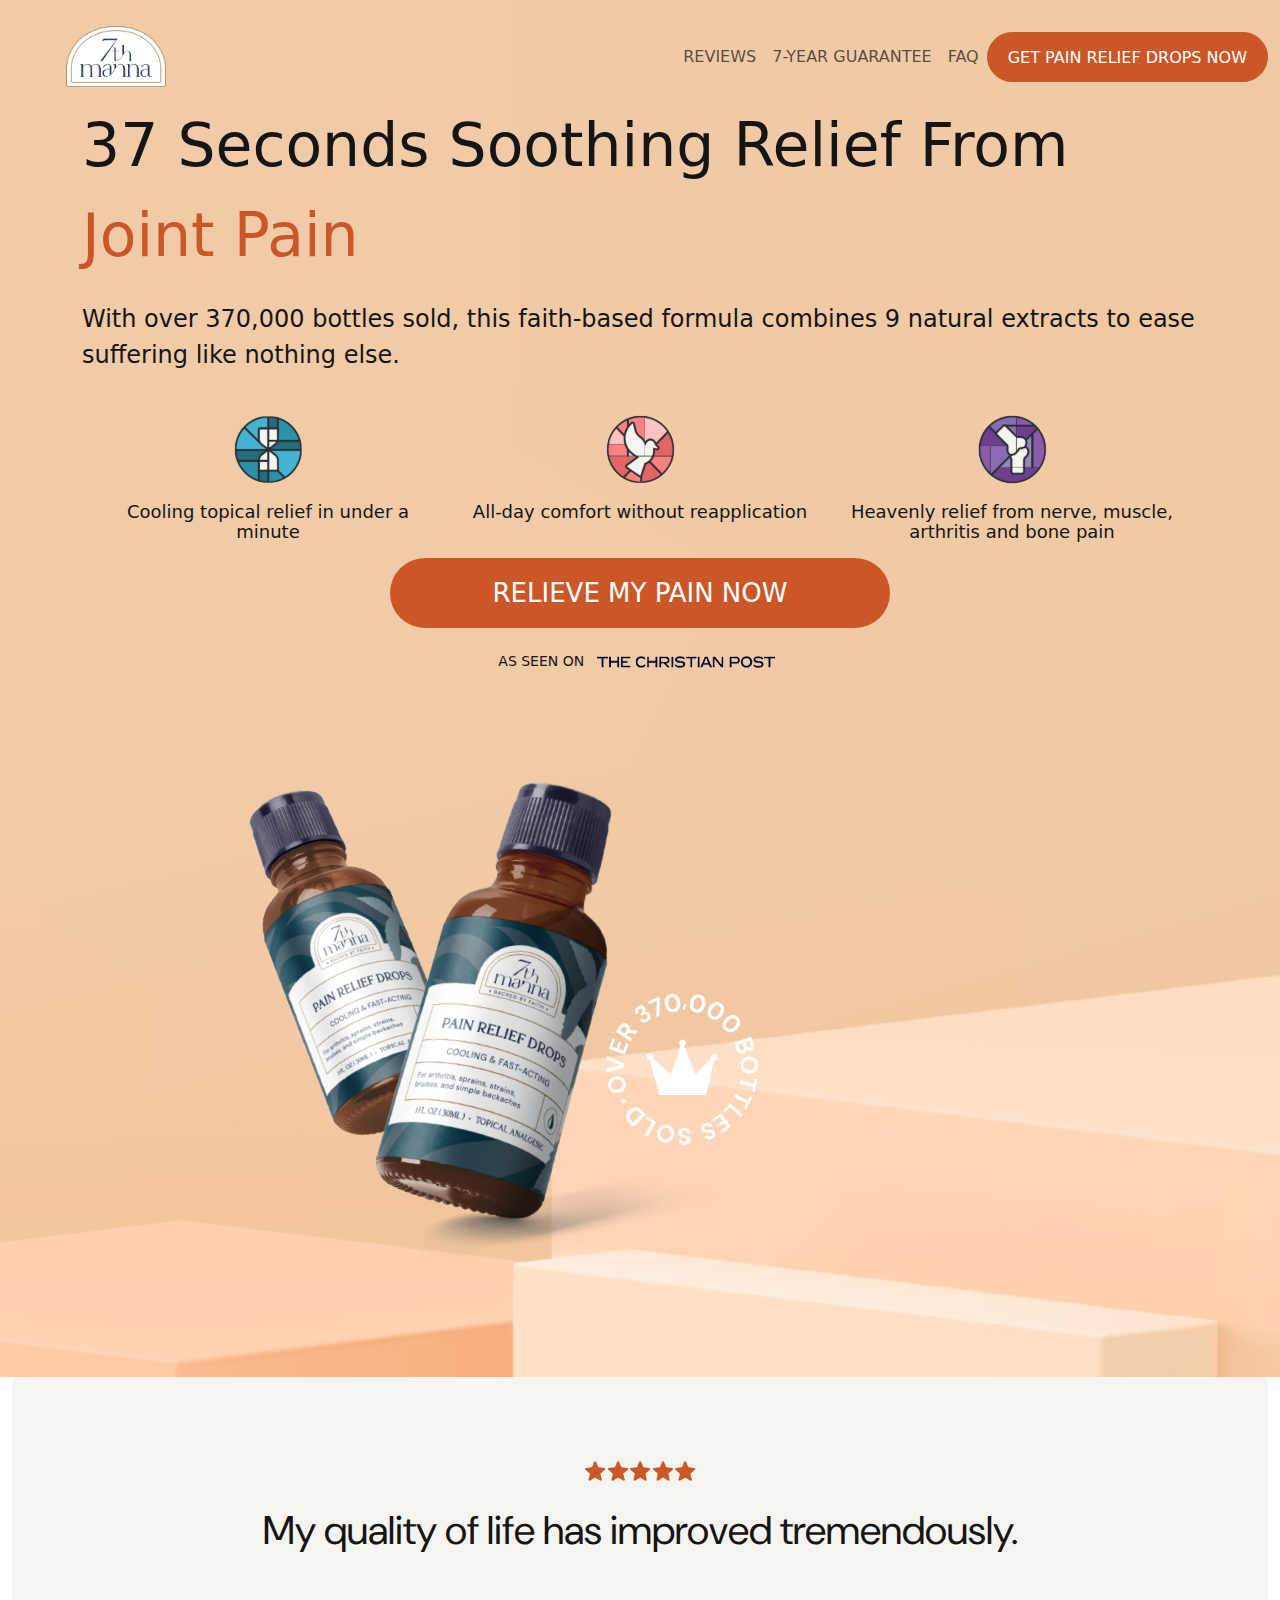
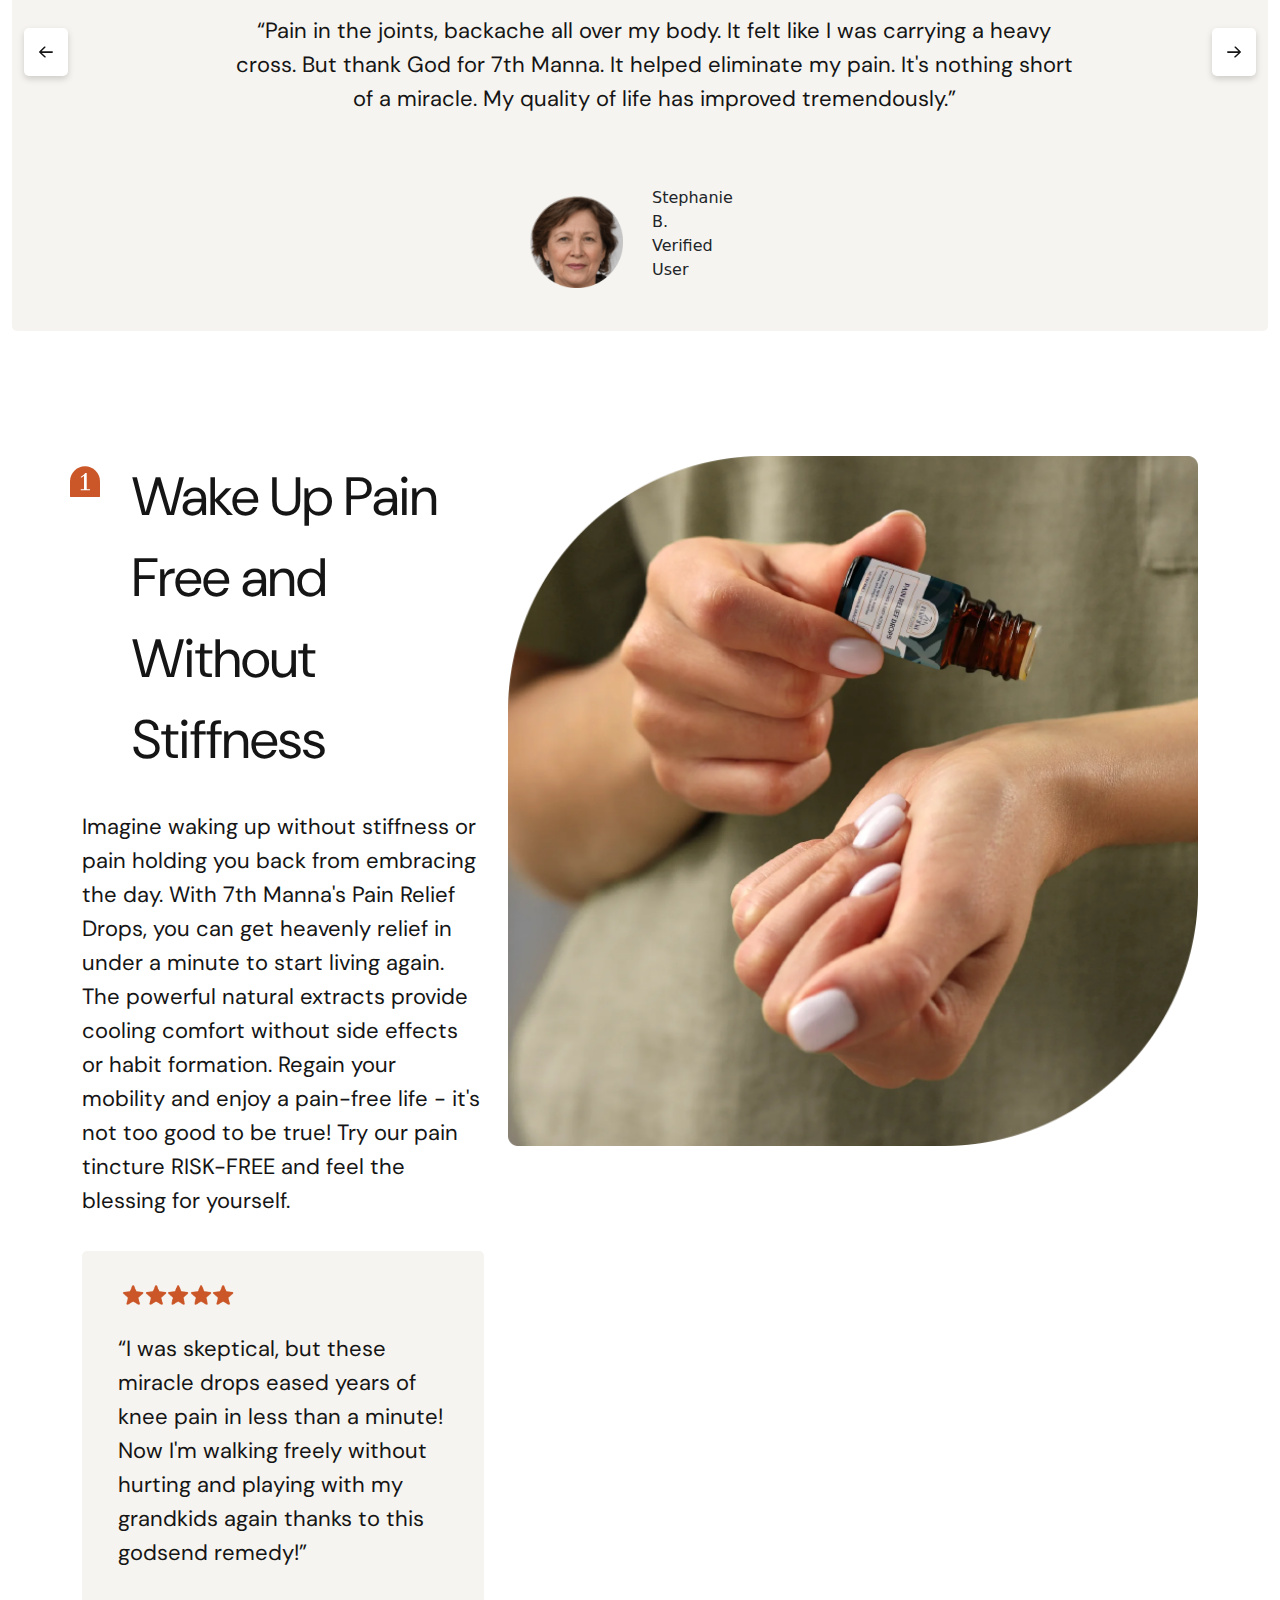
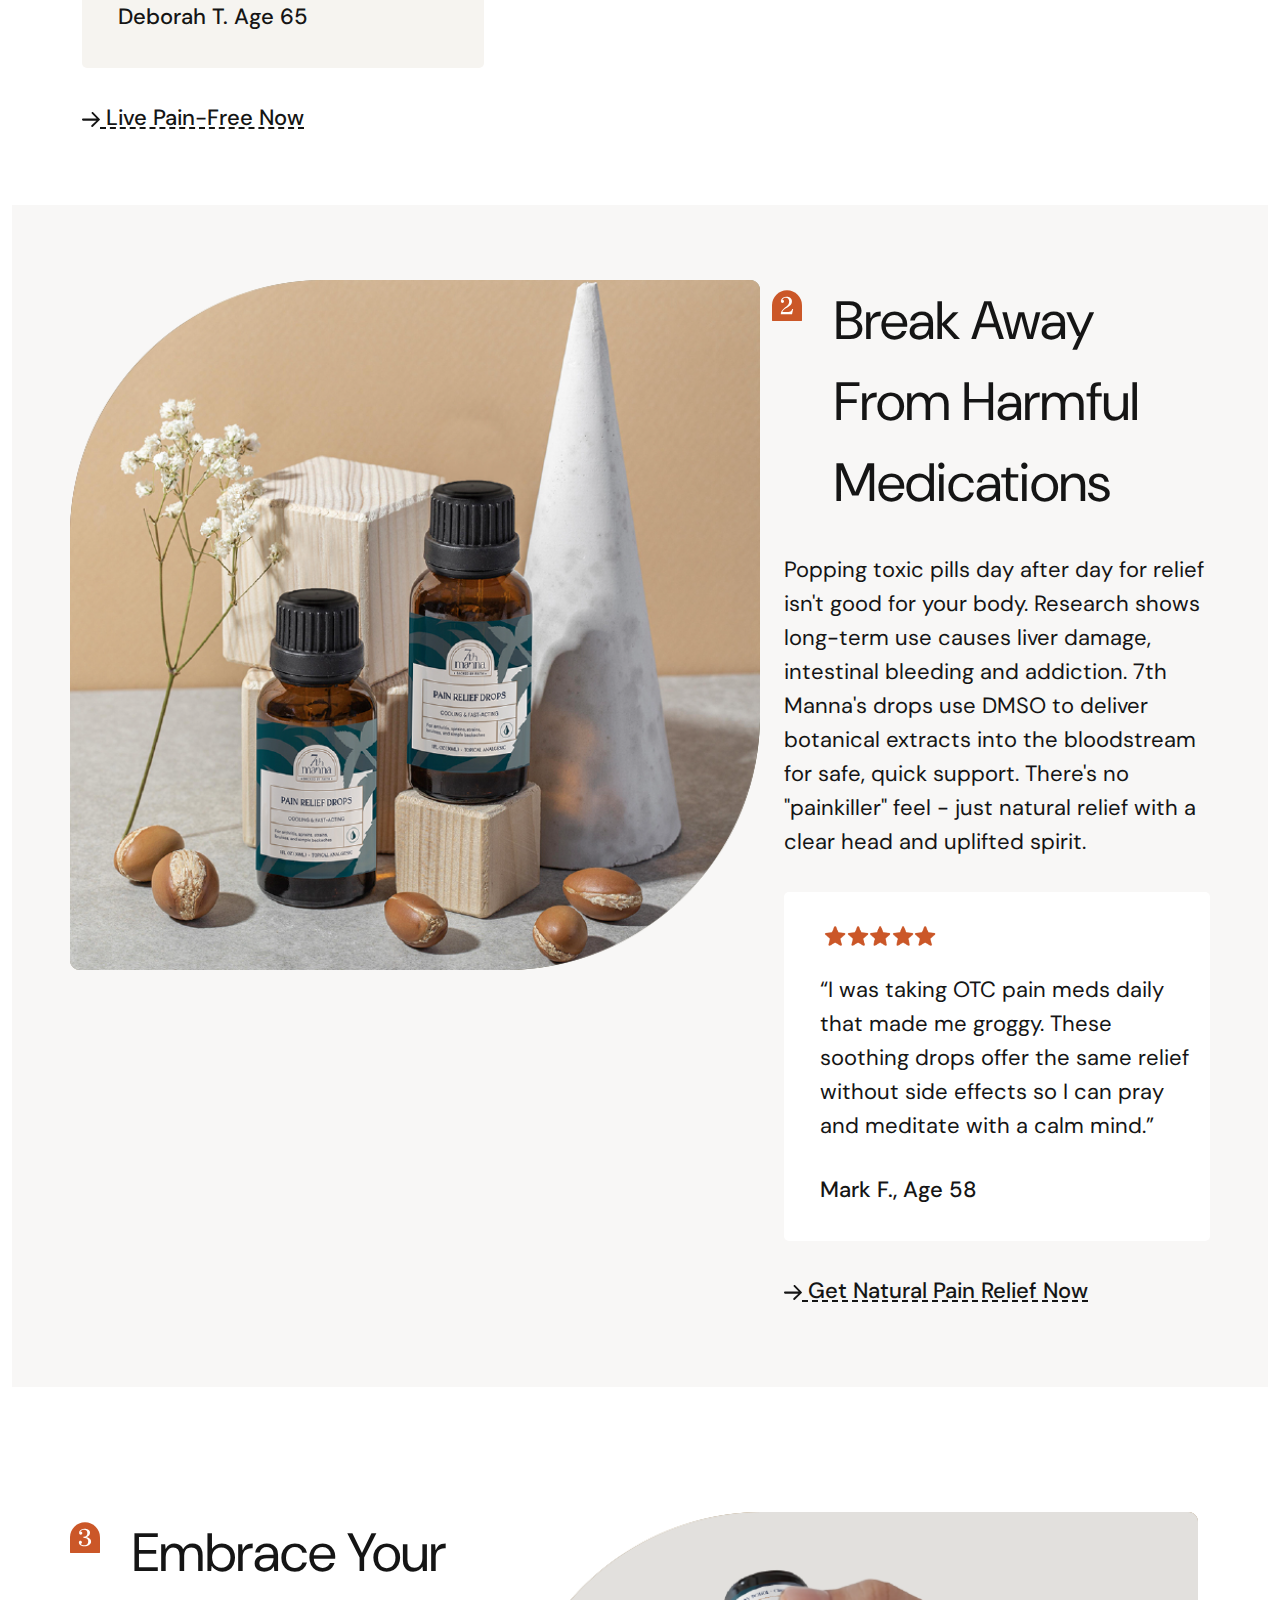
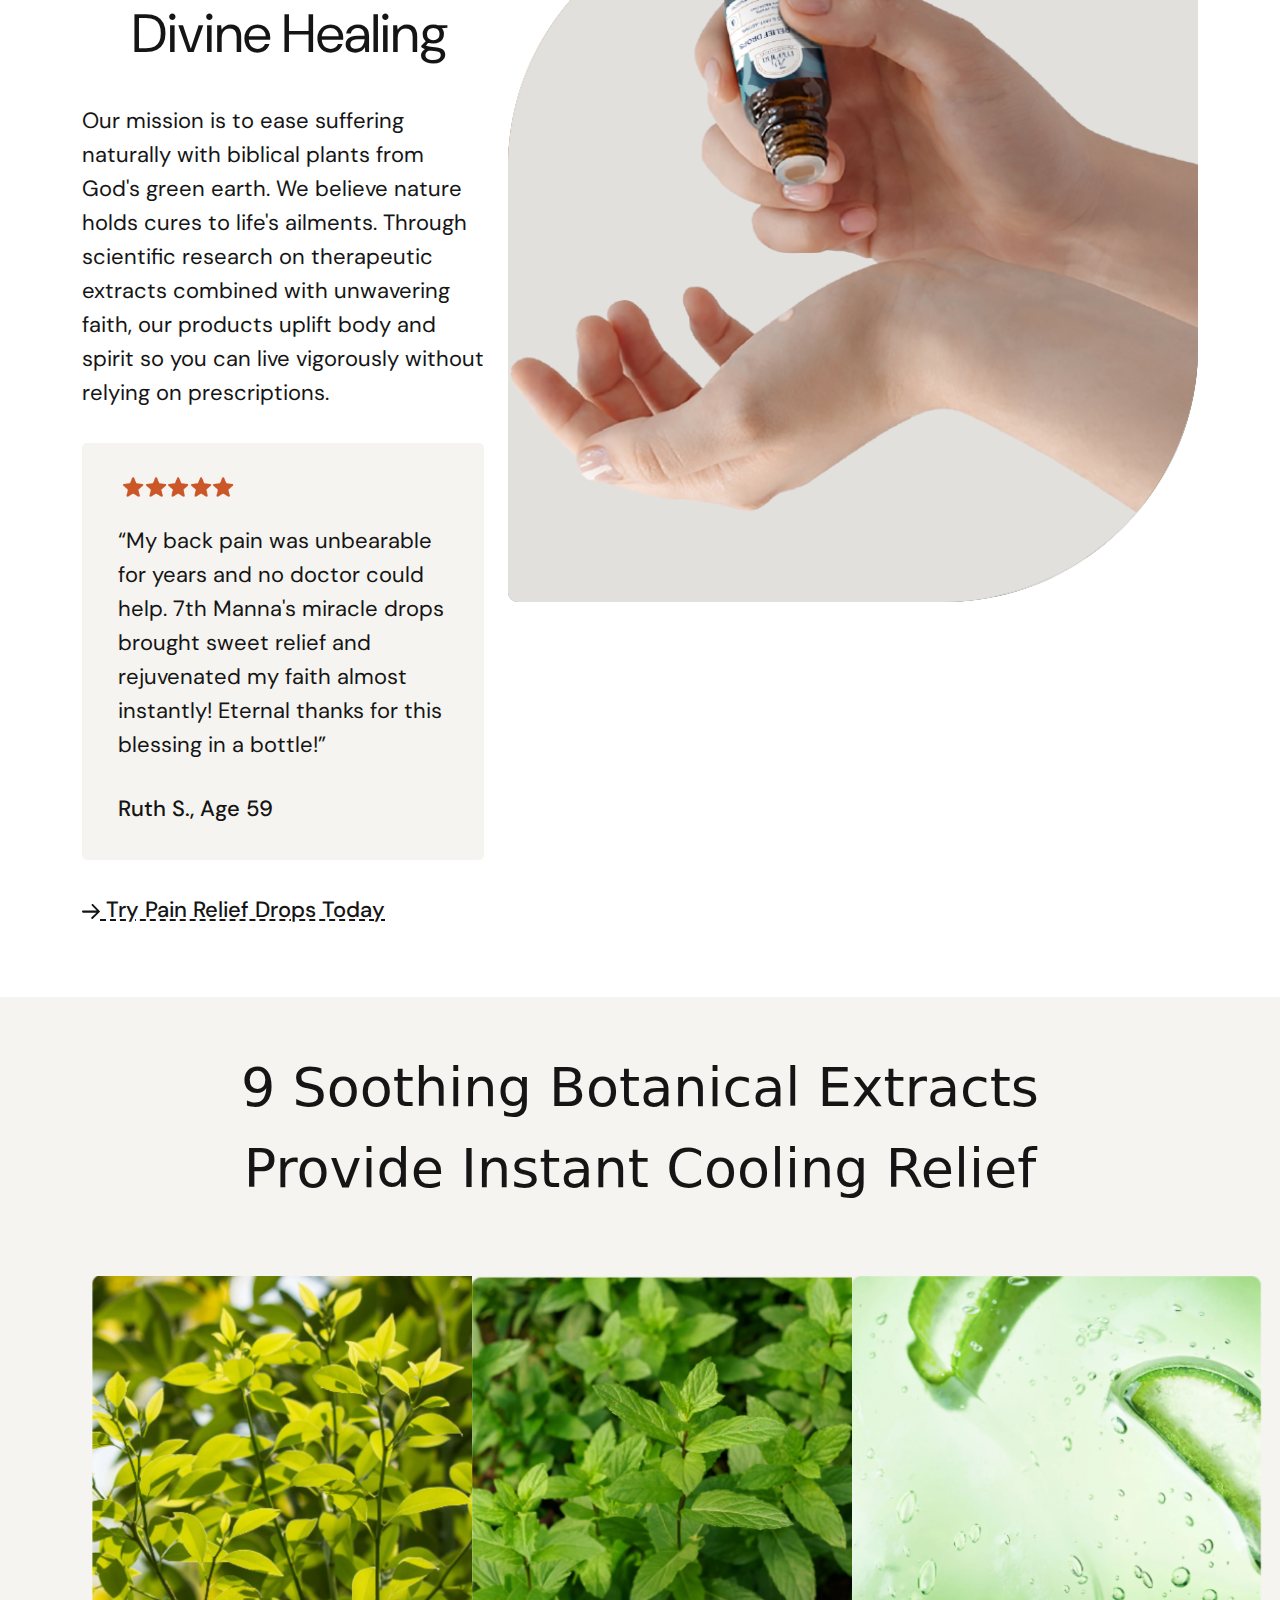
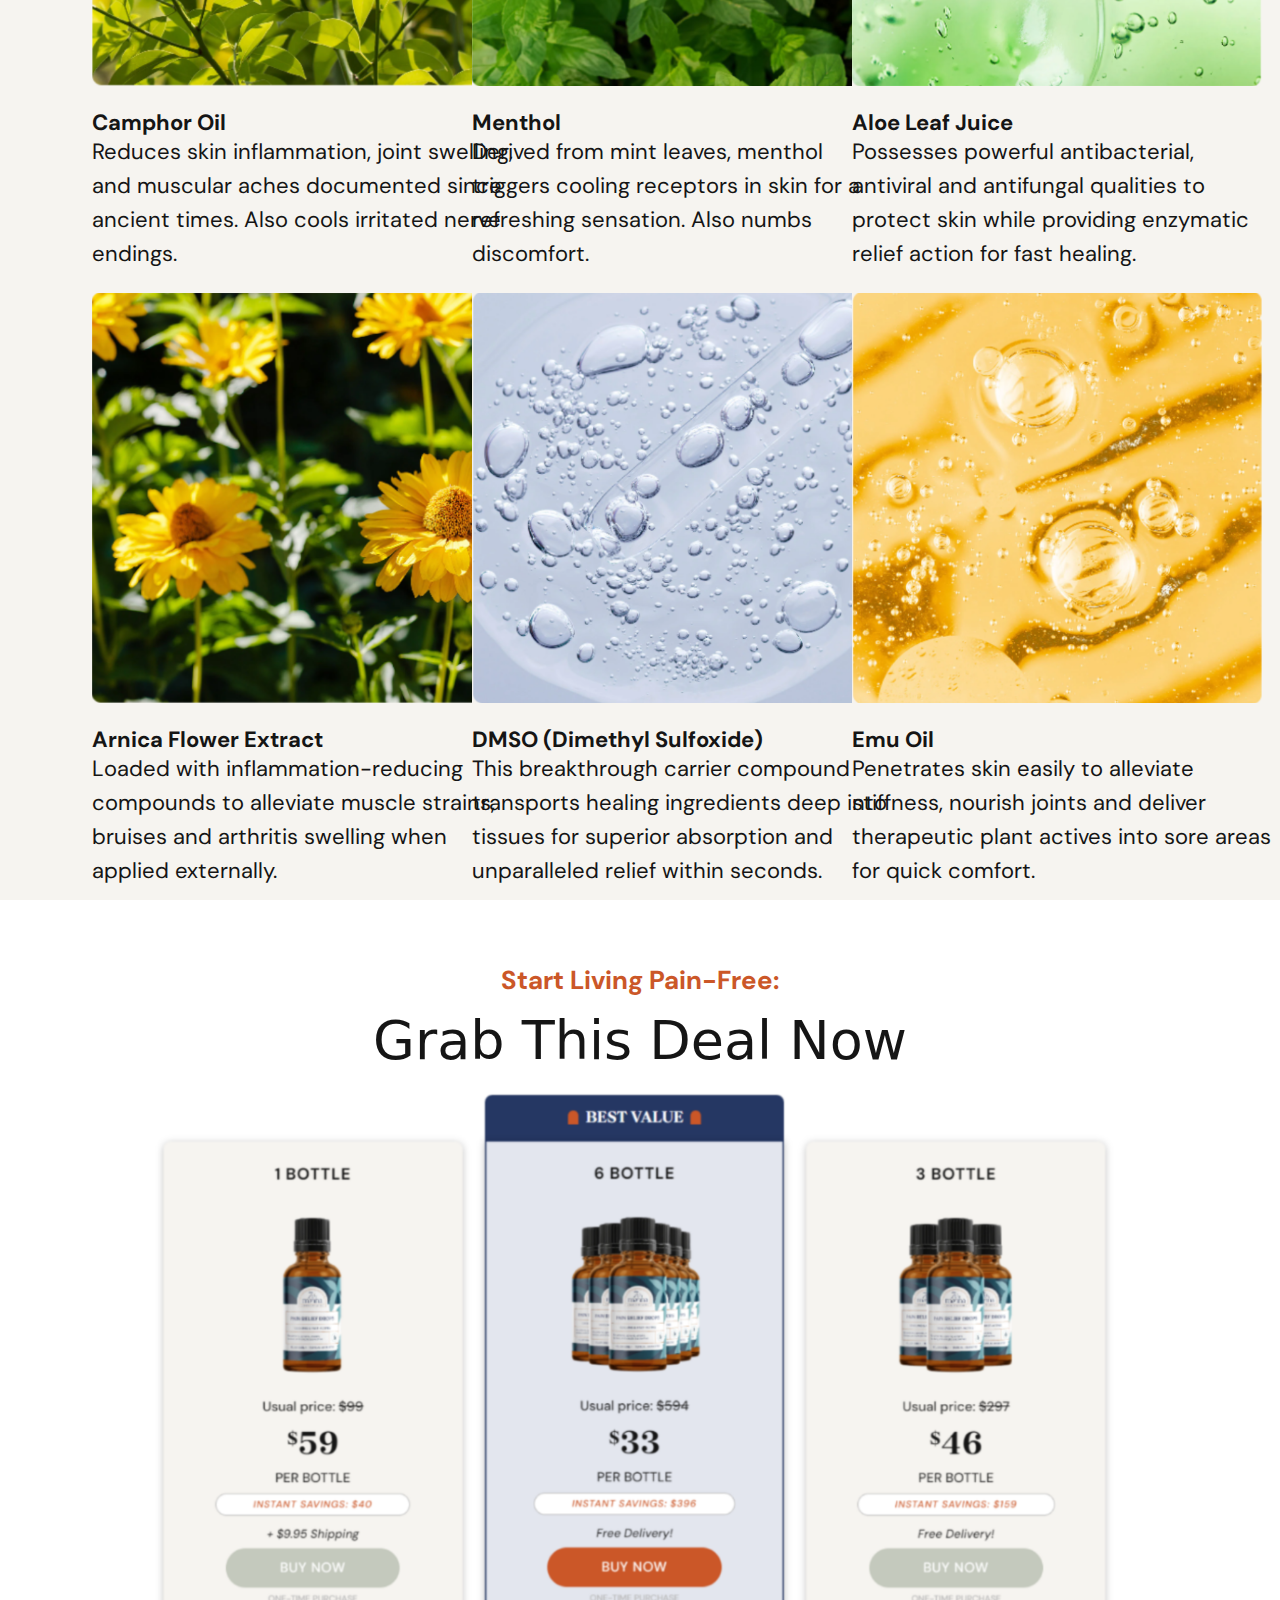
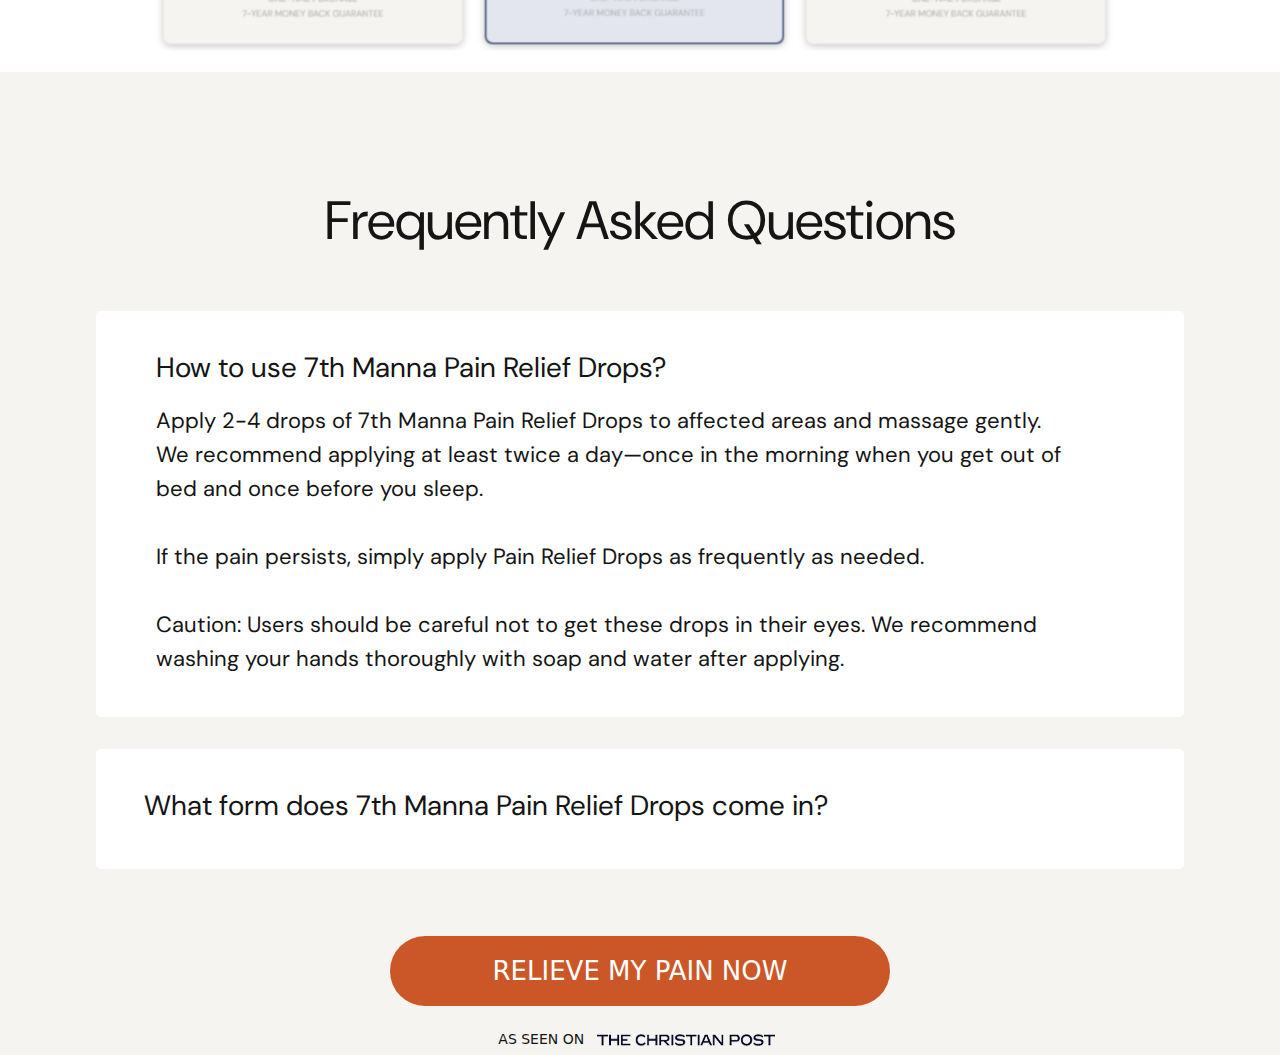
<file: index.html>
<!DOCTYPE html>
	<html>
	<head>
		<!-- Mobile Responsive Meta Tag -->
		<meta charset="UTF-8">
		<meta name="viewport" content="width=device-width, initial-scale=1">

		<title>Test Web Truegenics</title>

		<!-- Bootstrap Link -->
		<link href="https://cdn.jsdelivr.net/npm/bootstrap@5.3.3/dist/css/bootstrap.min.css" rel="stylesheet" integrity="sha384-QWTKZyjpPEjISv5WaRU9OFeRpok6YctnYmDr5pNlyT2bRjXh0JMhjY6hW+ALEwIH" crossorigin="anonymous">

		<!-- Custom CSS -->
		<link rel="stylesheet" type="text/css" href="./index.css">

		<!-- google font -->

			<!-- DM sans -->
			<link rel="preconnect" href="https://fonts.googleapis.com">
			<link rel="preconnect" href="https://fonts.gstatic.com" crossorigin>
			<link href="https://fonts.googleapis.com/css2?family=Brygada+1918:ital,wght@0,400..700;1,400..700&family=DM+Sans:ital,opsz,wght@0,9..40,100..1000;1,9..40,100..1000&display=swap" rel="stylesheet">
		

	</head>
	<body>

		<!-- LANDING -->

		<div id="landing" class="container-fluid">

			<nav id="navbar" class="navbar navbar-expand-lg navbar-light">
				<button class="navbar-toggler" type="button" data-bs-toggle="collapse" data-bs-target="#navbarNav" aria-controls="navbarNav" aria-expanded="false" aria-label="Toggle navigation">
					<span class="navbar-toggler-icon"></span>
				</button>
				<a class="navbar-brand mx-auto" href="#">
					<img src="./export/7th Manna Logo.png" alt="7th Manna Logo" class="navbar-logo">
				</a>
				<div class="collapse navbar-collapse justify-content-end" id="navbarNav">
					<ul class="navbar-nav">
						<li class="nav-item active">
							<a class="nav-link" href="#reviews">REVIEWS</a>
						</li>
						<li class="nav-item">
							<a class="nav-link" href="#guarantee">7-YEAR GUARANTEE</a>
						</li>
						<li class="nav-item">
							<a class="nav-link" href="#faq">FAQ</a>
						</li>
					</ul>
				</div>
				<a id="getnow" class="nav-link" href="#getnow">
					<span class="d-none d-lg-inline">GET PAIN RELIEF DROPS NOW</span>
					<span class="d-lg-none">GET IT NOW</span>
				</a>
			</nav>

			<div class="container">
				<div class="row">
					<div class="col">
						<div class="landing-header">
							37 Seconds Soothing Relief From <span class="highlight">Joint Pain</span>
						</div>

						<div class="landing-caption mt-21">
							With over 370,000 bottles sold, this faith-based formula combines 9 natural extracts to ease suffering like nothing else.
						</div>

						<div class="container landing-image">
							<div class="row">
								<div class="col">
									<div class="d-flex flex-column align-items-center justify-content-center">
										<img src="./images/17.png" class="img">
										<p class="caption1">Cooling topical relief in under a minute</p>
									</div>
								</div>
								<div class="col">
									<div class="d-flex flex-column align-items-center justify-content-center">
										<img src="./images/18.png" class="img">
										<p class="caption1">All-day comfort without reapplication</p>
									</div>	
								</div>
								<div class="col">
									<div class="d-flex flex-column align-items-center justify-content-center">
										<img src="./images/16.png" class="img">
										<p class="caption1">Heavenly relief from nerve, muscle, arthritis and bone pain</p>
									</div>	
								</div>
							</div>
						</div>

						<div class="container-fluid">
							<div class="d-flex flex-column align-items-center justify-content-center">
								<div class="relieve align-items-center justify-content-center">
									RELIEVE MY PAIN NOW	
								</div>
								
								<div class="as-seen">
									AS SEEN ON <img src="./export/Christian-Post-Logo.png" class="as-seen-img">
								</div>
							</div>
						</div>
					</div>

					<div class="col"><img src="./export/hero-bottle.png"></div>
				</div>
			</div>	

		</div>



		<!-- REVIEWS -->

		<div class="container-fluid">
			<div id="reviews" class="container-fluid">
				<div class="d-flex flex-column align-items-center justify-content-center">
					<div class="d-flex flex-column align-items-center justify-content-center">
						<img src="./images/stars.png" class="stars">
						<p class="review-head">
							My quality of life has improved tremendously.
						</p>
					</div>
					
					<div class="row align-items-center">
						<div class="col-md-1 d-flex flex-column align-items-center justify-content-center">
							<img src="./export/cta-arrow-black.svg" class="mirror-image" alt="Mirror Image">
						</div>
						
						<div class="fullreview col">
							“Pain in the joints, backache all over my body. It felt like I was carrying a heavy cross. But thank God for 7th Manna. It helped eliminate my pain. It's nothing short of a miracle. My quality of life has improved tremendously.”
						</div>
						
						<div class="col-md-1 d-flex flex-column align-items-center justify-content-center">
							<img src="./export/cta-arrow-black.svg" class="arrow" alt="Arrow Image">
						</div>
					</div>

					<div class="row align-items-center verified-user">
						<div class="col">
							<img src="./images/19.png" class="review-img">
						</div>
						<div class="col">
							Stephanie B.
							<p>Verified User</p>
						</div>
					</div>
				</div>
			</div>
			
			<div class="container review1">
				<div class="row">
					<div class="col">
						<div class="row">
							<img src="./export/icon-no1.svg" class="icon-no1 col">

							<div class="title1 col">
								Wake Up Pain Free and Without Stiffness
							</div>
						</div>

						<div class="content1">
							Imagine waking up without stiffness or pain holding you back from embracing the day. With 7th Manna's Pain Relief Drops, you can get heavenly relief in under a minute to start living again. The powerful natural extracts provide cooling comfort without side effects or habit formation. Regain your mobility and enjoy a pain-free life - it's not too good to be true! Try our pain tincture RISK-FREE and feel the blessing for yourself.
							
						</div>

						<div class="review-stars d-flex flex-column justify-content-center">
							<img src="./images/stars.png" class="stars">
							<div class="testimonial1">
								“I was skeptical, but these miracle drops eased years of knee pain in less than a minute! Now I'm walking freely without hurting and playing with my grandkids again thanks to this godsend remedy!”
							</div>
							<div class="name1">
								Deborah T. Age 65
							</div>
						</div>

						<div>
							<span class="review-link"><img src="./export/cta-arrow-black.svg" class="review-arrow">   Live Pain-Free Now</span>
						</div>
					</div>

					<div class="col">
						<img src="./export/PRD-content1.png" class="review1-img">
					</div>
				</div>
			</div>


			<div class="container-fluid review2">
				<div class="container review22">
					<div class="row">
						<div class="col">
							<img src="./export/PRD-content2.png" class="review1-img">
						</div>
		
						<div class="col review222">
							<div class="row">
								<img src="./export/icon-no2.svg" class="icon-no1 col">
		
								<div class="title1 col">
									Break Away From Harmful Medications
								</div>
							</div>
		
							<div class="content1">
								Popping toxic pills day after day for relief isn't good for your body. Research shows long-term use causes liver damage, intestinal bleeding and addiction. 7th Manna's drops use DMSO to deliver botanical extracts into the bloodstream for safe, quick support. There's no "painkiller" feel - just natural relief with a clear head and uplifted spirit.
								
							</div>
		
							<div class="review-stars2 d-flex flex-column justify-content-center">
								<img src="./images/stars.png" class="stars">
								<div class="testimonial1">
									“I was taking OTC pain meds daily that made me groggy. These soothing drops offer the same relief without side effects so I can pray and meditate with a calm mind.”
								</div>
								<div class="name1">
									Mark F., Age 58
								</div>
							</div>
		
							<div>
								<span class="review-link"><img src="./export/cta-arrow-black.svg" class="review-arrow">   Get Natural Pain Relief Now</span>
							</div>
						</div>
		
					</div>
				</div>
			</div>


			<div class="container review1">
				<div class="row">
					<div class="col">
						<div class="row">
							<img src="./export/icon-no3.svg" class="icon-no1 col">

							<div class="title1 col">
								Embrace Your Divine Healing
							</div>
						</div>

						<div class="content1">
							Our mission is to ease suffering naturally with biblical plants from God's green earth. We believe nature holds cures to life's ailments. Through scientific research on therapeutic extracts combined with unwavering faith, our products uplift body and spirit so you can live vigorously without relying on prescriptions.
							
						</div>

						<div class="review-stars d-flex flex-column justify-content-center">
							<img src="./images/stars.png" class="stars">
							<div class="testimonial1">
								“My back pain was unbearable for years and no doctor could help. 7th Manna's miracle drops brought sweet relief and rejuvenated my faith almost instantly! Eternal thanks for this blessing in a bottle!”
							</div>
							<div class="name1">
								Ruth S., Age 59
							</div>
						</div>

						<div>
							<span class="review-link"><img src="./export/cta-arrow-black.svg" class="review-arrow">   Try Pain Relief Drops Today</span>
						</div>
					</div>

					<div class="col">
						<img src="./export/PRD-content3.png" class="review1-img">
					</div>
				</div>
			</div>


		</div>



		<!-- EXTRACTS -->
		<div class="container-fluid soothing-extracts">
			<div class="extracts-header container">
				<div class="row align-items-center justify-content-center">
					9 Soothing Botanical Extracts Provide Instant Cooling Relief
				</div>
			</div>

			<div class="container">
				<div class="row">
					<div class="col-4 se-card">
						<img src="./images/Soothing extract/1.png" class="se-img">

						<div class="se-title">
							Camphor Oil
						</div>

						<div class="se-description">
							Reduces skin inflammation, joint swelling, and muscular aches documented since ancient times. Also cools irritated nerve endings.
						</div>
					</div>

					<div class="col-4 se-card">
						<img src="./images/Soothing extract/2.png" class="se-img">

						<div class="se-title">
							Menthol
						</div>

						<div class="se-description">
							Derived from mint leaves, menthol triggers cooling receptors in skin for a refreshing sensation. Also numbs discomfort.
						</div>
					</div>

					<div class="col-4 se-card">
						<img src="./images/Soothing extract/3.png" class="se-img">

						<div class="se-title">
							Aloe Leaf Juice
						</div>

						<div class="se-description">
							Possesses powerful antibacterial, antiviral and antifungal qualities to protect skin while providing enzymatic relief action for fast healing.
						</div>
					</div>
				</div>

				<div class="row">
					<div class="col-4 se-card">
						<img src="./images/Soothing extract/4.png" class="se-img">

						<div class="se-title">
							Arnica Flower Extract
						</div>

						<div class="se-description">
							Loaded with inflammation-reducing compounds to alleviate muscle strains, bruises and arthritis swelling when applied externally.
						</div>
					</div>

					<div class="col-4 se-card">
						<img src="./images/Soothing extract/5.png" class="se-img">

						<div class="se-title">
							DMSO (Dimethyl Sulfoxide)
						</div>

						<div class="se-description">
							This breakthrough carrier compound transports healing ingredients deep into tissues for superior absorption and unparalleled relief within seconds.
						</div>
					</div>

					<div class="col-4 se-card">
						<img src="./images/Soothing extract/6.png" class="se-img">

						<div class="se-title">
							Emu Oil
						</div>

						<div class="se-description">
							Penetrates skin easily to alleviate stiffness, nourish joints and deliver therapeutic plant actives into sore areas for quick comfort.
						</div>
					</div>
				</div>
			</div>
		</div>

		<!-- GUARANTEE -->
		<div id="guarantee" class="container-fluid guarantee-class">
			<div class="d-flex flex-column align-items-center justify-content-center">
				<div class="guarantee-title1">
					Start Living Pain-Free:
				</div>
				<div class="guarantee-title2">
					Grab This Deal Now
				</div>

				<div>
					<img src="./images/Soothing extract/7.png" class="guarantee-img">
				</div>
			</div>
		</div>

		<!-- FAQ -->
		<div id="faq" class="container-fluid faq-class">
			<div class="d-flex flex-column align-items-center justify-content-center">
				<div class="faq-title">
					Frequently Asked Questions
				</div>

				<div class="container faq1">
					<div class="row">
						<div class="d-flex flex-column q1">
							How to use 7th Manna Pain Relief Drops?
						</div>

						<div class="d-flex flex-column">

						</div>
					</div>

					<div class="answer1">
						Apply 2-4 drops of 7th Manna Pain Relief Drops to affected areas and massage gently. We recommend applying at least twice a day—once in the morning when you get out of bed and once before you sleep. 
						<br><br>
						If the pain persists, simply apply Pain Relief Drops as frequently as needed. 
						<br><br>
						Caution: Users should be careful not to get these drops in their eyes. We recommend washing your hands thoroughly with soap and water after applying.
					</div>
				</div>

				<div class="container faq2">
					<div class="row">
						<div class="d-flex flex-column q2">
							What form does 7th Manna Pain Relief Drops come in?
						</div>
		
						<div class="d-flex flex-column align-items-center justify-content-center">
		
						</div>
					</div>
				</div>

				<div class="container-fluid">
					<div class="d-flex flex-column align-items-center justify-content-center">
						<div class="relieve align-items-center justify-content-center">
							RELIEVE MY PAIN NOW	
						</div>
						
						<div class="as-seen">
							AS SEEN ON <img src="./export/Christian-Post-Logo.png" class="as-seen-img">
						</div>
					</div>
				</div>
				
			</div>
		</div>



		<!-- bootstrap scipt -->
		<script src="https://cdn.jsdelivr.net/npm/bootstrap@5.3.3/dist/js/bootstrap.bundle.min.js" integrity="sha384-YvpcrYf0tY3lHB60NNkmXc5s9fDVZLESaAA55NDzOxhy9GkcIdslK1eN7N6jIeHz" crossorigin="anonymous"></script>

	</body>
	</html>
</file>
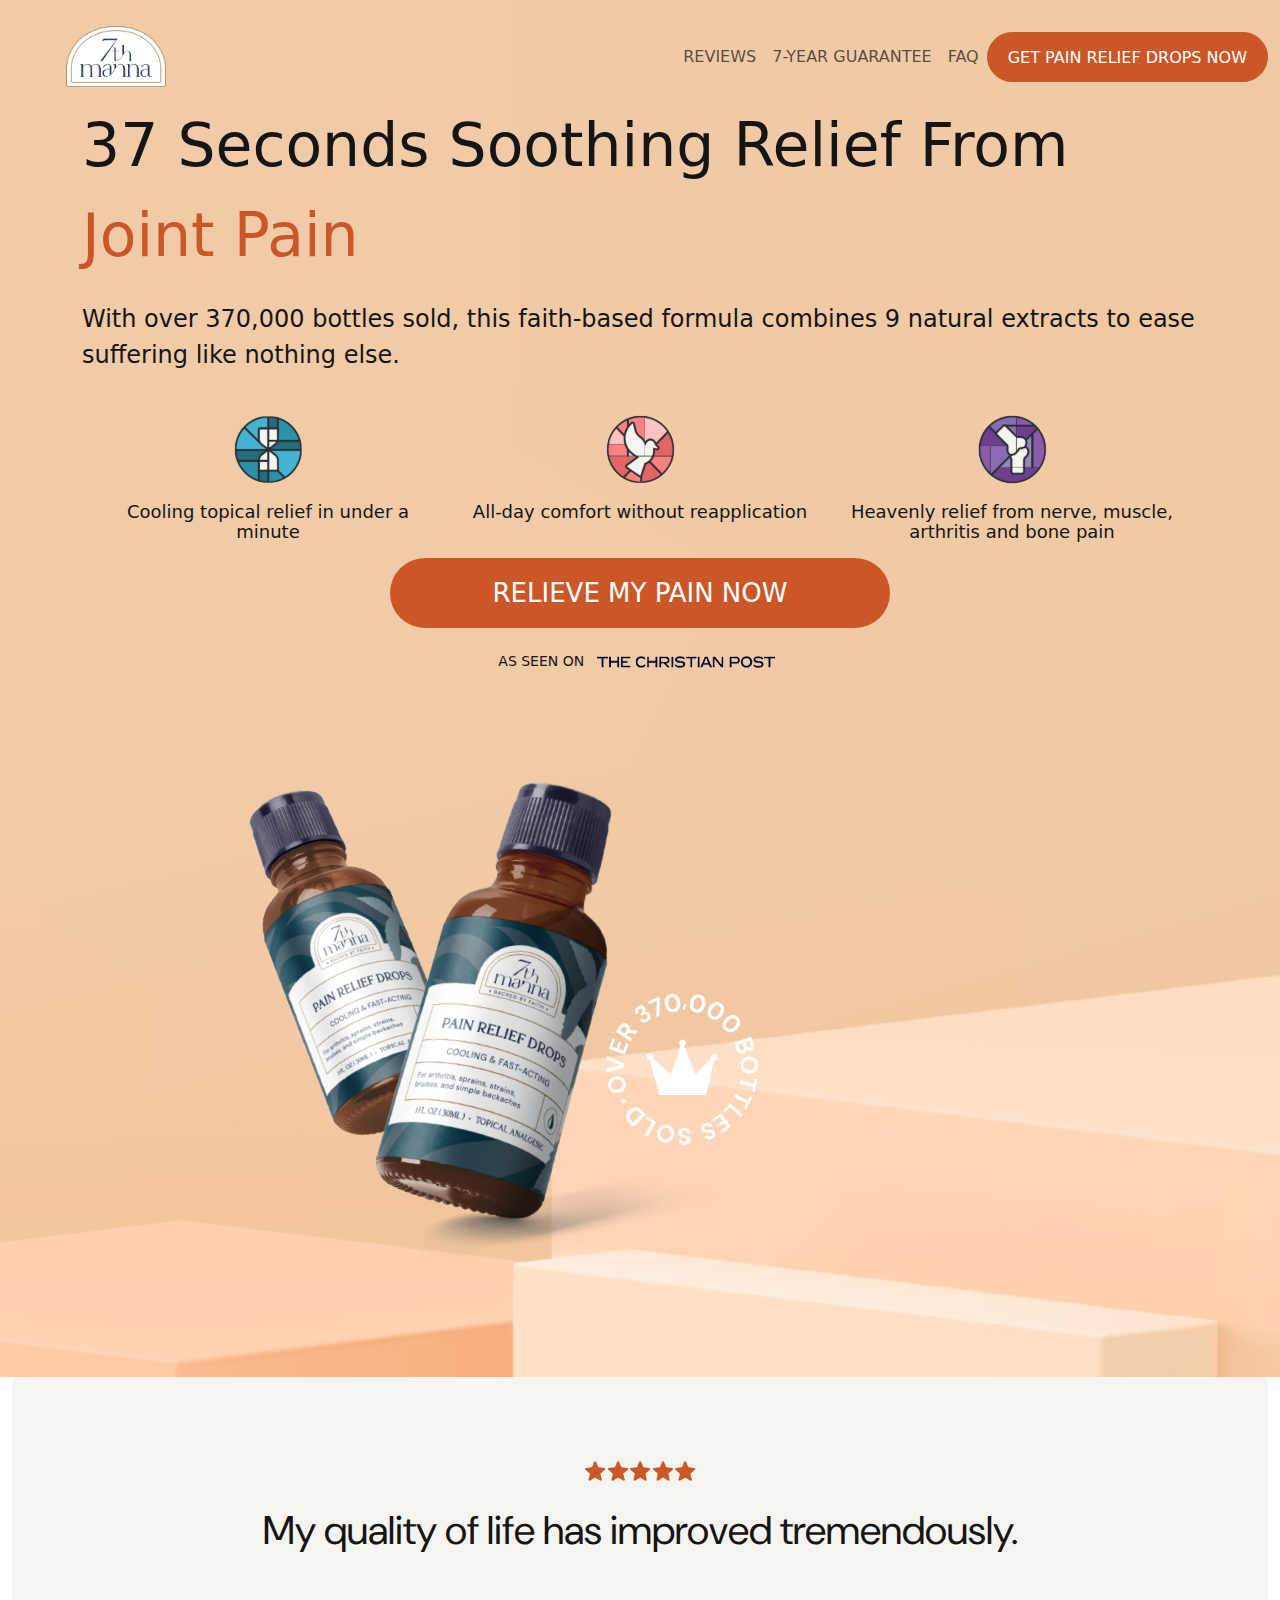
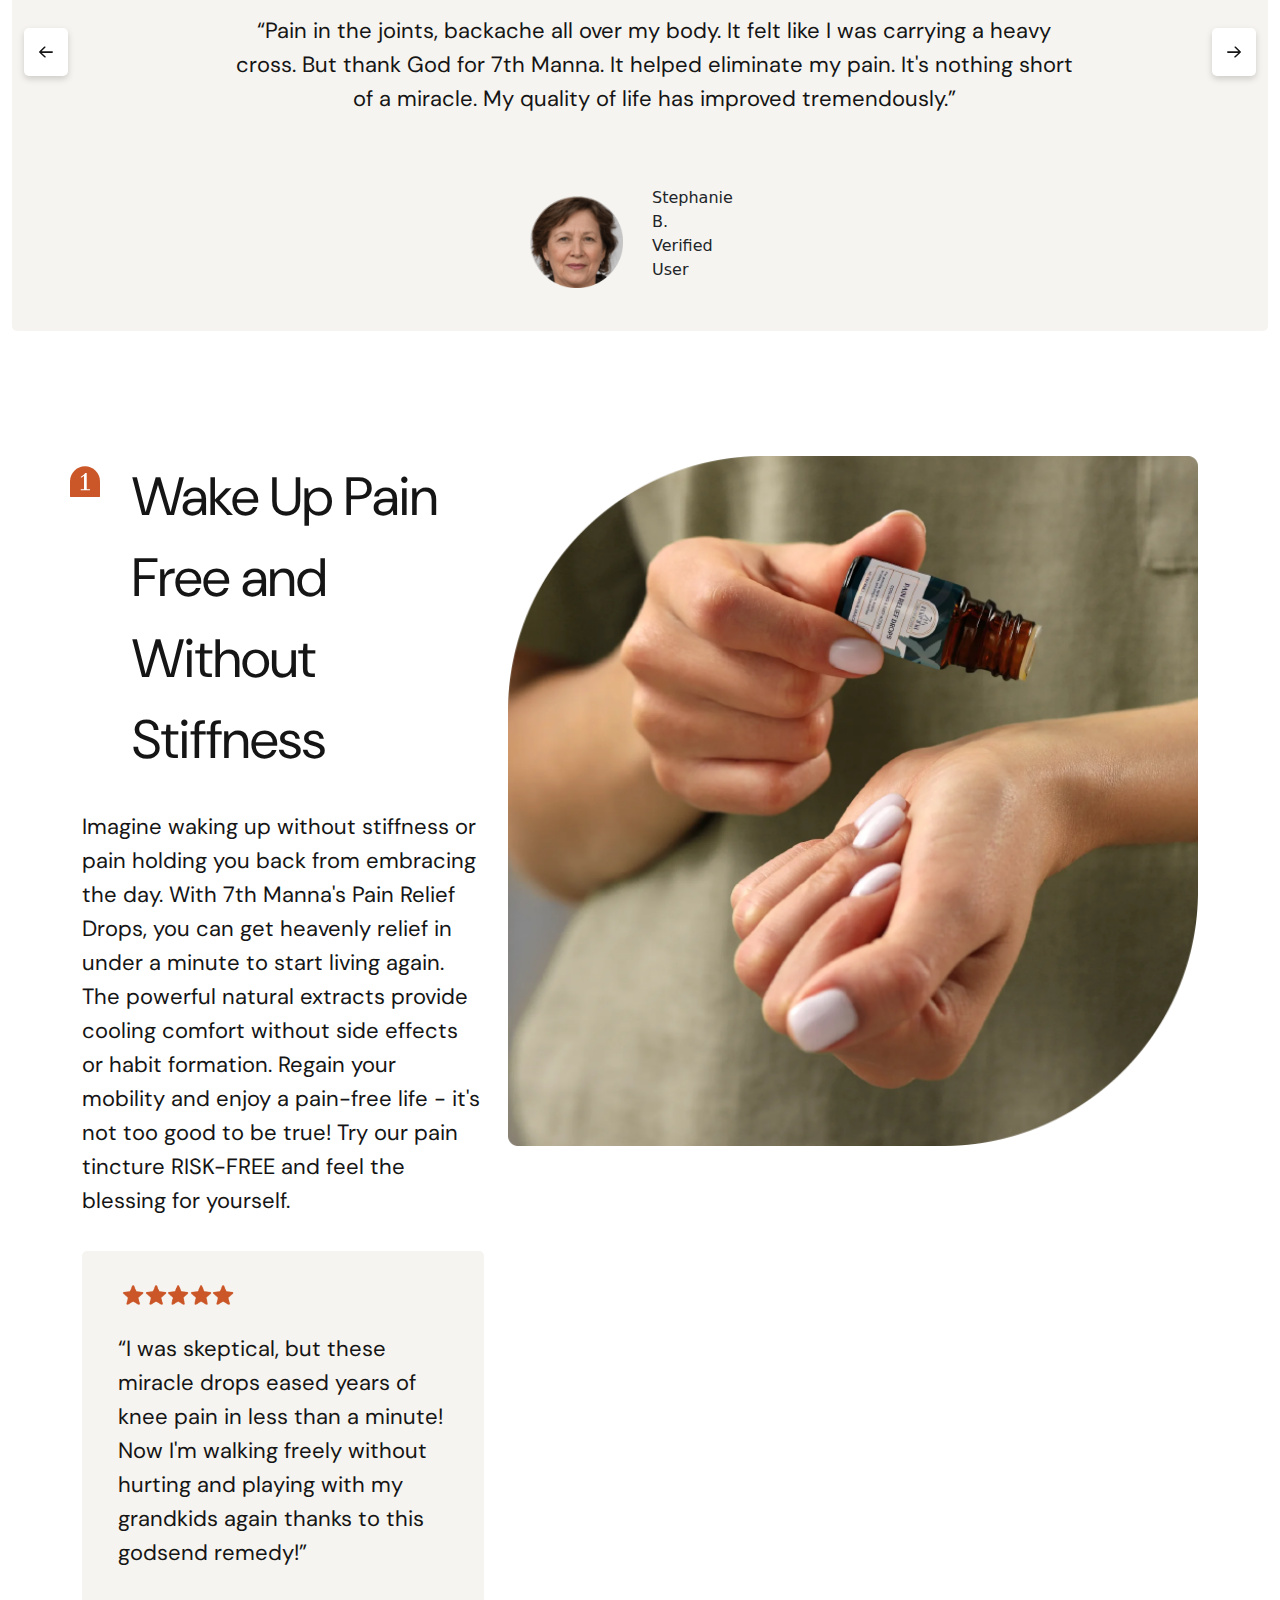
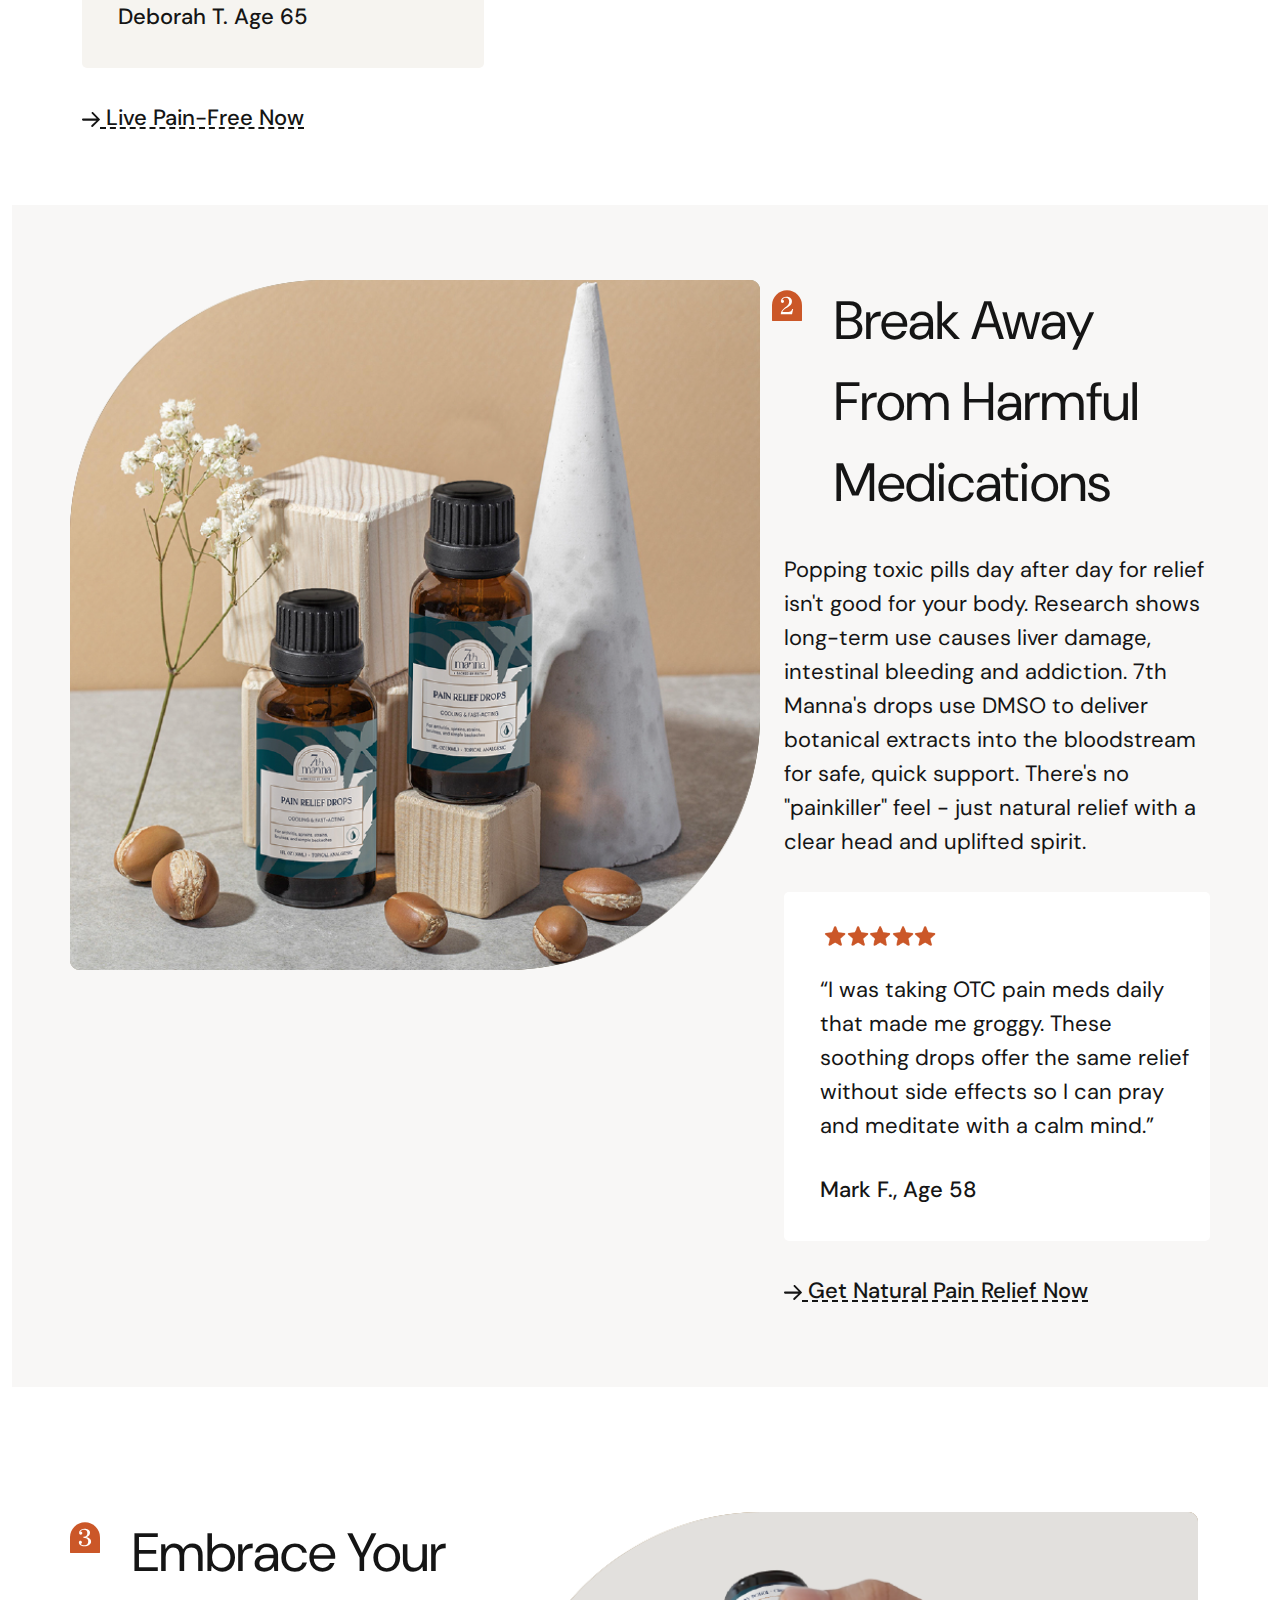
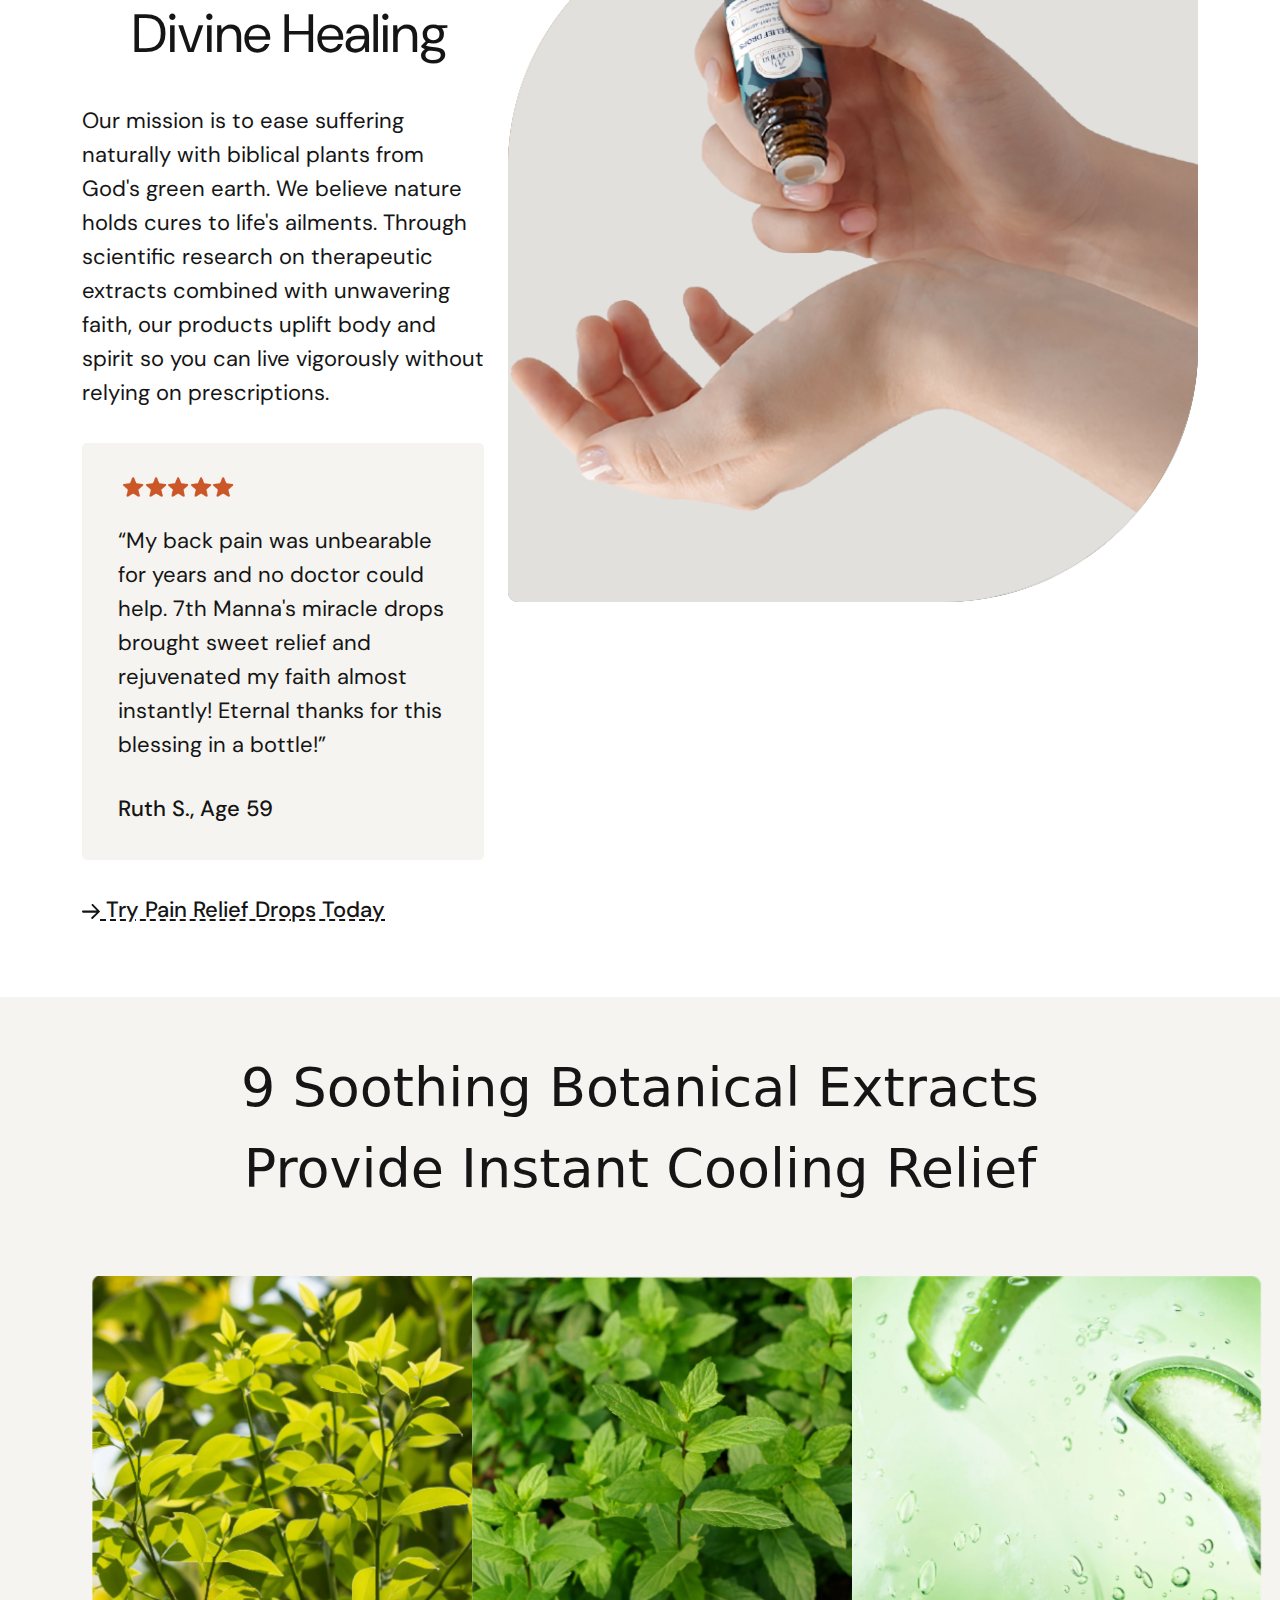
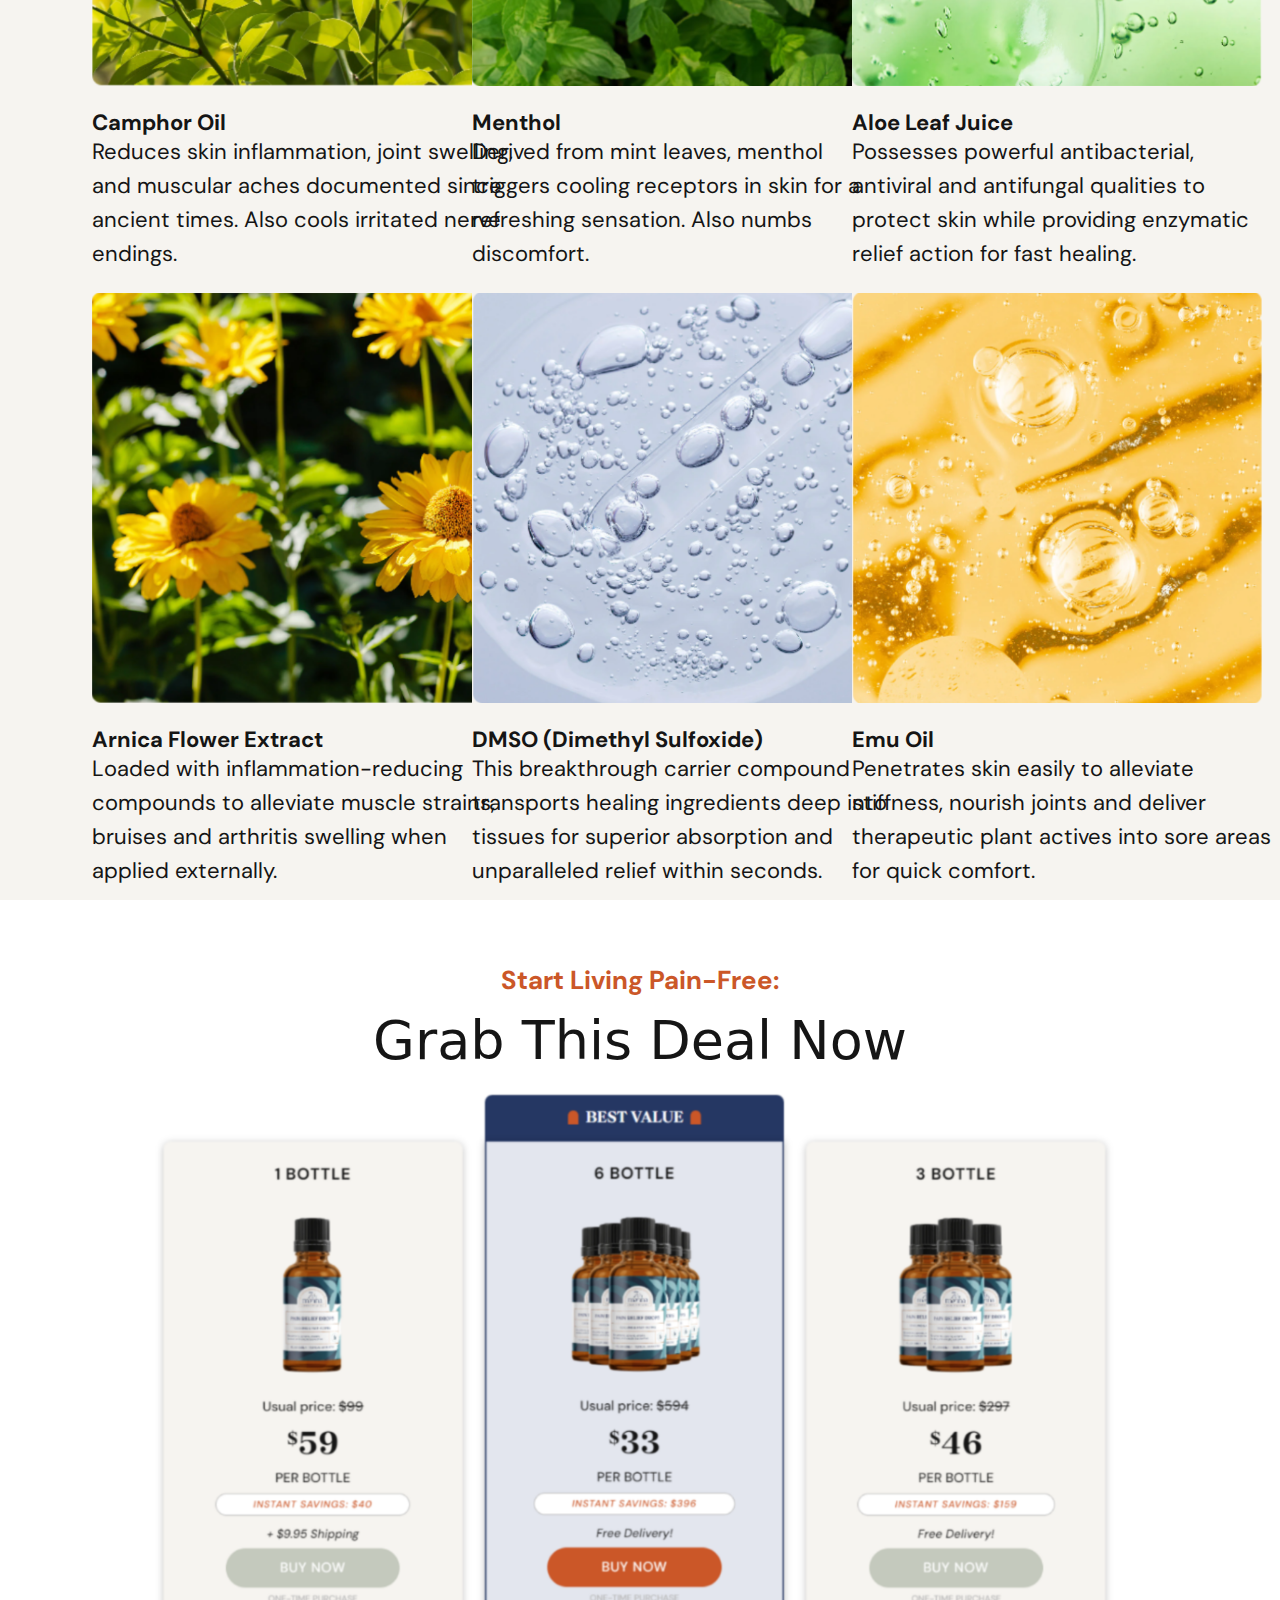
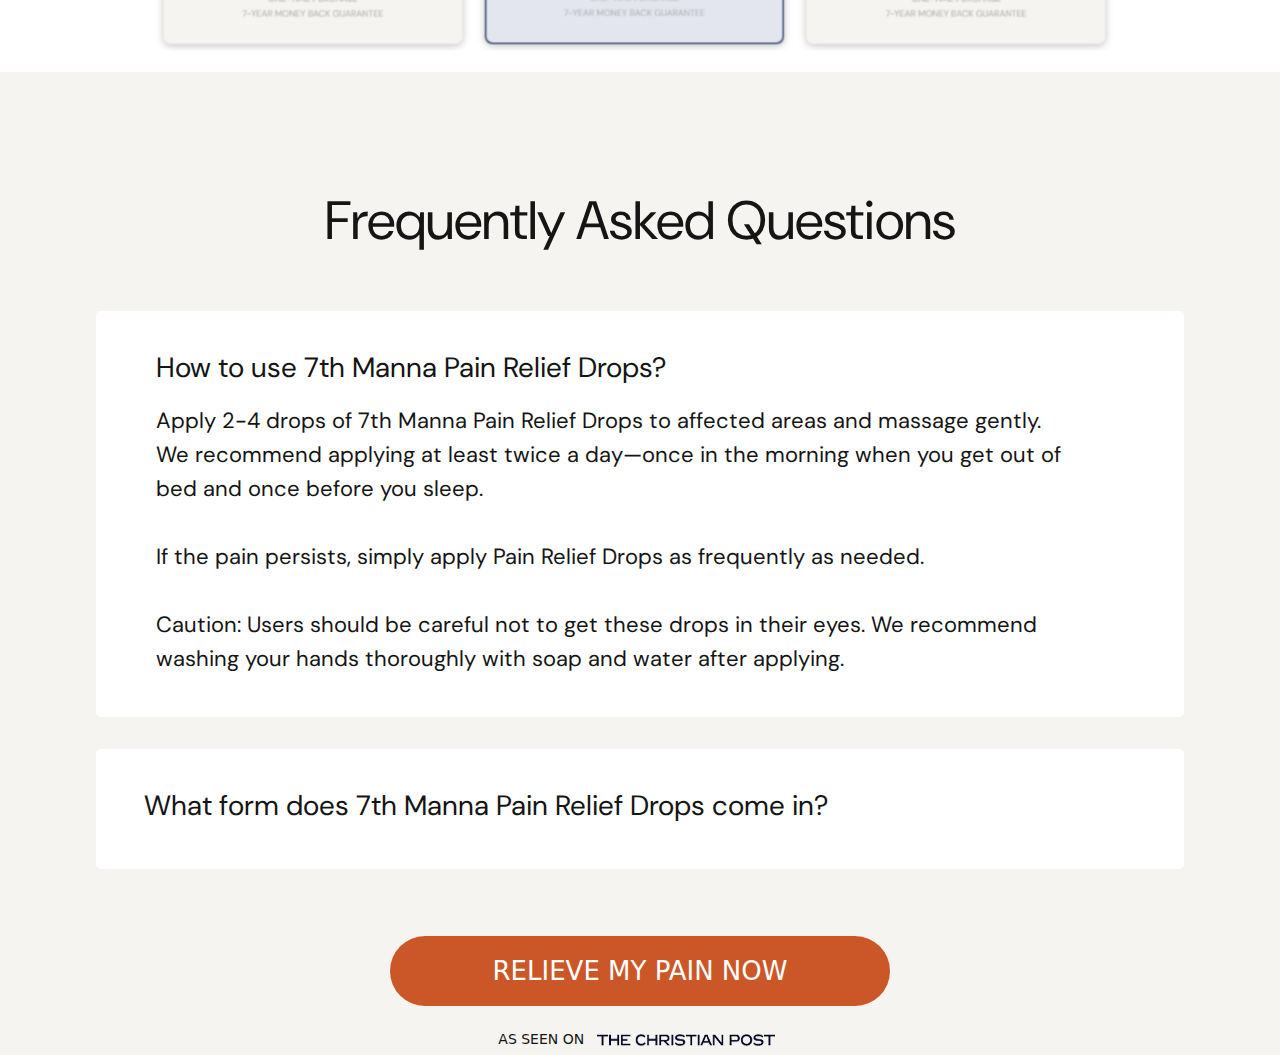
<file: CODE HERE/index.html>
<!DOCTYPE html>
	<html>
	<head>
		<!-- Mobile Responsive Meta Tag -->
		<meta charset="UTF-8">
		<meta name="viewport" content="width=device-width, initial-scale=1">

		<title>Test Web Truegenics</title>

		<!-- Bootstrap Link -->
		<link href="https://cdn.jsdelivr.net/npm/bootstrap@5.3.3/dist/css/bootstrap.min.css" rel="stylesheet" integrity="sha384-QWTKZyjpPEjISv5WaRU9OFeRpok6YctnYmDr5pNlyT2bRjXh0JMhjY6hW+ALEwIH" crossorigin="anonymous">

		<!-- Custom CSS -->
		<link rel="stylesheet" type="text/css" href="./index.css">

		<!-- google font -->

			<!-- DM sans -->
			<link rel="preconnect" href="https://fonts.googleapis.com">
			<link rel="preconnect" href="https://fonts.gstatic.com" crossorigin>
			<link href="https://fonts.googleapis.com/css2?family=Brygada+1918:ital,wght@0,400..700;1,400..700&family=DM+Sans:ital,opsz,wght@0,9..40,100..1000;1,9..40,100..1000&display=swap" rel="stylesheet">
		

	</head>
	<body>

		<!-- LANDING -->

		<div id="landing" class="container-fluid">

			<nav id="navbar" class="navbar navbar-expand-lg navbar-light">
				<button class="navbar-toggler" type="button" data-bs-toggle="collapse" data-bs-target="#navbarNav" aria-controls="navbarNav" aria-expanded="false" aria-label="Toggle navigation">
					<span class="navbar-toggler-icon"></span>
				</button>
				<a class="navbar-brand mx-auto" href="#">
					<img src="../export/7th Manna Logo.png" alt="7th Manna Logo" class="navbar-logo">
				</a>
				<div class="collapse navbar-collapse justify-content-end" id="navbarNav">
					<ul class="navbar-nav">
						<li class="nav-item active">
							<a class="nav-link" href="#reviews">REVIEWS</a>
						</li>
						<li class="nav-item">
							<a class="nav-link" href="#guarantee">7-YEAR GUARANTEE</a>
						</li>
						<li class="nav-item">
							<a class="nav-link" href="#faq">FAQ</a>
						</li>
					</ul>
				</div>
				<a id="getnow" class="nav-link" href="#getnow">
					<span class="d-none d-lg-inline">GET PAIN RELIEF DROPS NOW</span>
					<span class="d-lg-none">GET IT NOW</span>
				</a>
			</nav>

			<div class="container">
				<div class="row">
					<div class="col">
						<div class="landing-header">
							37 Seconds Soothing Relief From <span class="highlight">Joint Pain</span>
						</div>

						<div class="landing-caption mt-21">
							With over 370,000 bottles sold, this faith-based formula combines 9 natural extracts to ease suffering like nothing else.
						</div>

						<div class="container landing-image">
							<div class="row">
								<div class="col">
									<div class="d-flex flex-column align-items-center justify-content-center">
										<img src="../images/17.png" class="img">
										<p class="caption1">Cooling topical relief in under a minute</p>
									</div>
								</div>
								<div class="col">
									<div class="d-flex flex-column align-items-center justify-content-center">
										<img src="../images/18.png" class="img">
										<p class="caption1">All-day comfort without reapplication</p>
									</div>	
								</div>
								<div class="col">
									<div class="d-flex flex-column align-items-center justify-content-center">
										<img src="../images/16.png" class="img">
										<p class="caption1">Heavenly relief from nerve, muscle, arthritis and bone pain</p>
									</div>	
								</div>
							</div>
						</div>

						<div class="container-fluid">
							<div class="d-flex flex-column align-items-center justify-content-center">
								<div class="relieve align-items-center justify-content-center">
									RELIEVE MY PAIN NOW	
								</div>
								
								<div class="as-seen">
									AS SEEN ON <img src="../export/Christian-Post-Logo.png" class="as-seen-img">
								</div>
							</div>
						</div>
					</div>

					<div class="col"><img src="../export/hero-bottle.png"></div>
				</div>
			</div>	

		</div>



		<!-- REVIEWS -->

		<div class="container-fluid">
			<div id="reviews" class="container-fluid">
				<div class="d-flex flex-column align-items-center justify-content-center">
					<div class="d-flex flex-column align-items-center justify-content-center">
						<img src="../images/stars.png" class="stars">
						<p class="review-head">
							My quality of life has improved tremendously.
						</p>
					</div>
					
					<div class="row align-items-center">
						<div class="col-md-1 d-flex flex-column align-items-center justify-content-center">
							<img src="../export/cta-arrow-black.svg" class="mirror-image" alt="Mirror Image">
						</div>
						
						<div class="fullreview col">
							“Pain in the joints, backache all over my body. It felt like I was carrying a heavy cross. But thank God for 7th Manna. It helped eliminate my pain. It's nothing short of a miracle. My quality of life has improved tremendously.”
						</div>
						
						<div class="col-md-1 d-flex flex-column align-items-center justify-content-center">
							<img src="../export/cta-arrow-black.svg" class="arrow" alt="Arrow Image">
						</div>
					</div>

					<div class="row align-items-center verified-user">
						<div class="col">
							<img src="../images/19.png" class="review-img">
						</div>
						<div class="col">
							Stephanie B.
							<p>Verified User</p>
						</div>
					</div>
				</div>
			</div>
			
			<div class="container review1">
				<div class="row">
					<div class="col">
						<div class="row">
							<img src="../export/icon-no1.svg" class="icon-no1 col">

							<div class="title1 col">
								Wake Up Pain Free and Without Stiffness
							</div>
						</div>

						<div class="content1">
							Imagine waking up without stiffness or pain holding you back from embracing the day. With 7th Manna's Pain Relief Drops, you can get heavenly relief in under a minute to start living again. The powerful natural extracts provide cooling comfort without side effects or habit formation. Regain your mobility and enjoy a pain-free life - it's not too good to be true! Try our pain tincture RISK-FREE and feel the blessing for yourself.
							
						</div>

						<div class="review-stars d-flex flex-column justify-content-center">
							<img src="../images/stars.png" class="stars">
							<div class="testimonial1">
								“I was skeptical, but these miracle drops eased years of knee pain in less than a minute! Now I'm walking freely without hurting and playing with my grandkids again thanks to this godsend remedy!”
							</div>
							<div class="name1">
								Deborah T. Age 65
							</div>
						</div>

						<div>
							<span class="review-link"><img src="../export/cta-arrow-black.svg" class="review-arrow">   Live Pain-Free Now</span>
						</div>
					</div>

					<div class="col">
						<img src="../export/PRD-content1.png" class="review1-img">
					</div>
				</div>
			</div>


			<div class="container-fluid review2">
				<div class="container review22">
					<div class="row">
						<div class="col">
							<img src="../export/PRD-content2.png" class="review1-img">
						</div>
		
						<div class="col review222">
							<div class="row">
								<img src="../export/icon-no2.svg" class="icon-no1 col">
		
								<div class="title1 col">
									Break Away From Harmful Medications
								</div>
							</div>
		
							<div class="content1">
								Popping toxic pills day after day for relief isn't good for your body. Research shows long-term use causes liver damage, intestinal bleeding and addiction. 7th Manna's drops use DMSO to deliver botanical extracts into the bloodstream for safe, quick support. There's no "painkiller" feel - just natural relief with a clear head and uplifted spirit.
								
							</div>
		
							<div class="review-stars2 d-flex flex-column justify-content-center">
								<img src="../images/stars.png" class="stars">
								<div class="testimonial1">
									“I was taking OTC pain meds daily that made me groggy. These soothing drops offer the same relief without side effects so I can pray and meditate with a calm mind.”
								</div>
								<div class="name1">
									Mark F., Age 58
								</div>
							</div>
		
							<div>
								<span class="review-link"><img src="../export/cta-arrow-black.svg" class="review-arrow">   Get Natural Pain Relief Now</span>
							</div>
						</div>
		
					</div>
				</div>
			</div>


			<div class="container review1">
				<div class="row">
					<div class="col">
						<div class="row">
							<img src="../export/icon-no3.svg" class="icon-no1 col">

							<div class="title1 col">
								Embrace Your Divine Healing
							</div>
						</div>

						<div class="content1">
							Our mission is to ease suffering naturally with biblical plants from God's green earth. We believe nature holds cures to life's ailments. Through scientific research on therapeutic extracts combined with unwavering faith, our products uplift body and spirit so you can live vigorously without relying on prescriptions.
							
						</div>

						<div class="review-stars d-flex flex-column justify-content-center">
							<img src="../images/stars.png" class="stars">
							<div class="testimonial1">
								“My back pain was unbearable for years and no doctor could help. 7th Manna's miracle drops brought sweet relief and rejuvenated my faith almost instantly! Eternal thanks for this blessing in a bottle!”
							</div>
							<div class="name1">
								Ruth S., Age 59
							</div>
						</div>

						<div>
							<span class="review-link"><img src="../export/cta-arrow-black.svg" class="review-arrow">   Try Pain Relief Drops Today</span>
						</div>
					</div>

					<div class="col">
						<img src="../export/PRD-content3.png" class="review1-img">
					</div>
				</div>
			</div>


		</div>



		<!-- EXTRACTS -->
		<div class="container-fluid soothing-extracts">
			<div class="extracts-header container">
				<div class="row align-items-center justify-content-center">
					9 Soothing Botanical Extracts Provide Instant Cooling Relief
				</div>
			</div>

			<div class="container">
				<div class="row">
					<div class="col-4 se-card">
						<img src="../images/Soothing extract/1.png" class="se-img">

						<div class="se-title">
							Camphor Oil
						</div>

						<div class="se-description">
							Reduces skin inflammation, joint swelling, and muscular aches documented since ancient times. Also cools irritated nerve endings.
						</div>
					</div>

					<div class="col-4 se-card">
						<img src="../images/Soothing extract/2.png" class="se-img">

						<div class="se-title">
							Menthol
						</div>

						<div class="se-description">
							Derived from mint leaves, menthol triggers cooling receptors in skin for a refreshing sensation. Also numbs discomfort.
						</div>
					</div>

					<div class="col-4 se-card">
						<img src="../images/Soothing extract/3.png" class="se-img">

						<div class="se-title">
							Aloe Leaf Juice
						</div>

						<div class="se-description">
							Possesses powerful antibacterial, antiviral and antifungal qualities to protect skin while providing enzymatic relief action for fast healing.
						</div>
					</div>
				</div>

				<div class="row">
					<div class="col-4 se-card">
						<img src="../images/Soothing extract/4.png" class="se-img">

						<div class="se-title">
							Arnica Flower Extract
						</div>

						<div class="se-description">
							Loaded with inflammation-reducing compounds to alleviate muscle strains, bruises and arthritis swelling when applied externally.
						</div>
					</div>

					<div class="col-4 se-card">
						<img src="../images/Soothing extract/5.png" class="se-img">

						<div class="se-title">
							DMSO (Dimethyl Sulfoxide)
						</div>

						<div class="se-description">
							This breakthrough carrier compound transports healing ingredients deep into tissues for superior absorption and unparalleled relief within seconds.
						</div>
					</div>

					<div class="col-4 se-card">
						<img src="../images/Soothing extract/6.png" class="se-img">

						<div class="se-title">
							Emu Oil
						</div>

						<div class="se-description">
							Penetrates skin easily to alleviate stiffness, nourish joints and deliver therapeutic plant actives into sore areas for quick comfort.
						</div>
					</div>
				</div>
			</div>
		</div>

		<!-- GUARANTEE -->
		<div id="guarantee" class="container-fluid guarantee-class">
			<div class="d-flex flex-column align-items-center justify-content-center">
				<div class="guarantee-title1">
					Start Living Pain-Free:
				</div>
				<div class="guarantee-title2">
					Grab This Deal Now
				</div>

				<div>
					<img src="../images/Soothing extract/7.png" class="guarantee-img">
				</div>
			</div>
		</div>

		<!-- FAQ -->
		<div id="faq" class="container-fluid faq-class">
			<div class="d-flex flex-column align-items-center justify-content-center">
				<div class="faq-title">
					Frequently Asked Questions
				</div>

				<div class="container faq1">
					<div class="row">
						<div class="d-flex flex-column q1">
							How to use 7th Manna Pain Relief Drops?
						</div>

						<div class="d-flex flex-column">

						</div>
					</div>

					<div class="answer1">
						Apply 2-4 drops of 7th Manna Pain Relief Drops to affected areas and massage gently. We recommend applying at least twice a day—once in the morning when you get out of bed and once before you sleep. 
						<br><br>
						If the pain persists, simply apply Pain Relief Drops as frequently as needed. 
						<br><br>
						Caution: Users should be careful not to get these drops in their eyes. We recommend washing your hands thoroughly with soap and water after applying.
					</div>
				</div>

				<div class="container faq2">
					<div class="row">
						<div class="d-flex flex-column q2">
							What form does 7th Manna Pain Relief Drops come in?
						</div>
		
						<div class="d-flex flex-column align-items-center justify-content-center">
		
						</div>
					</div>
				</div>

				<div class="container-fluid">
					<div class="d-flex flex-column align-items-center justify-content-center">
						<div class="relieve align-items-center justify-content-center">
							RELIEVE MY PAIN NOW	
						</div>
						
						<div class="as-seen">
							AS SEEN ON <img src="../export/Christian-Post-Logo.png" class="as-seen-img">
						</div>
					</div>
				</div>
				
			</div>
		</div>



		<!-- bootstrap scipt -->
		<script src="https://cdn.jsdelivr.net/npm/bootstrap@5.3.3/dist/js/bootstrap.bundle.min.js" integrity="sha384-YvpcrYf0tY3lHB60NNkmXc5s9fDVZLESaAA55NDzOxhy9GkcIdslK1eN7N6jIeHz" crossorigin="anonymous"></script>

	</body>
	</html>
</file>
<file: index.css>
/*CSS Reset*/
* {
    margin: 0;
    padding: 0;
    box-sizing: border-box;
}

.navbar-brand {
    width: 7.3125rem; /* 117px */
    height: 4.4375rem; /* 71px */    
}

#navbar {
    margin-left: 3.375rem; /* 54px */
    padding-top: 1.3125rem; /* 21px */
}

.navbar-logo {
    width: 100px;
    height: auto;
}

.navlink {
    font-family: "DM Sans";
    font-size: 1.125rem; /* 18px */
    font-weight: bold;
    font-style: normal;
    color: #151515;
}

#getnow {
    color: #ffffff;
    padding: 0.8125rem 1.25rem 0.6875rem 1.25rem; /* 13px, 20px, 11px, 20px */
    border-color: #cb5728;
    border-width: 0.0625rem; /* 1px */
    border-style: solid;
    border-radius: 1.875rem; /* 30px */
    background: #cb5728;
}

#landing {
    background-image: url('./export/hero-banner.png');
    background-size: cover;
    background-position: center;
}

@media screen and (max-width: 767px) {
    #landing {
        background-image: url('./export/hero-banner-mob.png');
        background-size: cover;
        background-position: center;
    }
}

.landing-header {
    font-size: 3.75rem; /* 60px */
    font-weight: normal;
    font-style: normal;
    text-align: left;
    color: #151515;
}

.highlight {
    color: #CB5728;
}

.landing-caption {
    margin-top: 1.3125rem; /* 21px */
    font-size: 1.5rem; /* 24px */
    font-weight: 500;
    font-style: normal;
    text-align: left;
    color: #151515;
}

.landing-image {
    margin-top: 2.625rem; /* 42px */
}

.img {
    width: 4.3125rem; /* 69px */
    height: 4.3125rem; /* 69px */
}

.caption1 {
    padding-top: 1.125rem; /* 18px */
    text-align: center;
    font-size: 1.125rem; /* 18px */
    font-weight: 500;
    line-height: 1.25rem; /* 20px */
    font-style: normal;
    color: #151515;
}

.relieve {
    width: 31.25rem; /* 500px */
    height: 4.375rem; /* 70px */
    border-radius: 3.125rem; /* 50px */
    background: #cb5728;
    font-size: 1.625rem; /* 26px */
    font-weight: 500;
    font-style: normal;
    text-align: center;
    color: #ffffff;
    display: flex;
    align-items: center;
    justify-content: center;
}

.as-seen {
    margin-top: 1.1875rem; /* 19px */
    font-size: 0.875rem; /* 14px */
    font-weight: 500;
    font-style: normal;
    text-align: center;
    color: #151515;
}

.as-seen-img {
    width: 12.0625rem; /* 193px */
    height: 1.875rem; /* 30px */
}

.stars {
    width: 7.5rem; /* 120px */
}

#reviews {
    padding-top: 5.25rem; /* 84px */
    align-items: center;
    height: 34.625rem; /* 554px */
    border-radius: 0.3125rem; /* 5px */
    background: #f6f4f0;
}

.review-head {
    margin-top: 1.1875rem; /* 19px */
    width: 54rem; /* 864px */
    height: 2.8125rem; /* 45px */
    font-family: "DM Sans";
    font-size: 2.5rem; /* 40px */
    font-weight: normal;
    font-style: normal;
    text-align: center;
    color: #151515;
}

.mirror-image {
    margin-right: 6rem; /* 96px */
    padding: 1.0625rem 0.9375rem 1.0625rem 0.9375rem; /* 17px 15px 17px 15px */
    transform: scaleX(-1);
    width: 2.75rem; /* 44px */
    height: 3rem; /* 48px */
    border-radius: 0.3125rem; /* 5px */
    filter: drop-shadow(0rem 0.1875rem 0.1875rem rgba(0,0,0,0.16));
    background: #ffffff;
    align-items: center;
    justify-content: center;
}

.arrow {
    margin-left: 6rem; /* 96px */
    padding: 1.0625rem 0.9375rem 1.0625rem 0.9375rem; /* 17px 15px 17px 15px */
    width: 2.75rem; /* 44px */
    height: 3rem; /* 48px */
    border-radius: 0.3125rem; /* 5px */
    filter: drop-shadow(0rem 0.1875rem 0.1875rem rgba(0,0,0,0.16));
    background: #ffffff;
    align-items: center;
    justify-content: center;
}

.fullreview {
    margin: 3.3125rem 3.1875rem 0 4.9375rem; /* 53px 51px 0 79px */
    width: 45.875rem; /* 734px */
    height: 8rem; /* 128px */
    font-family: "DM Sans";
    font-size: 1.375rem; /* 22px */
    font-weight: normal;
    line-height: 2.125rem; /* 34px */
    font-style: normal;
    text-align: center;
    color: #151515;
}

.verified-user {
    margin-top: 2.75rem; /* 44px */
}

.verified-user > p {
    margin-top: 0.1875rem; /* 3px */
    color: #939292;
}

.review-img {
    width: 5.8125rem; /* 93px */
    height: 5.75rem; /* 92px */
}

.review1 {
    padding-top: 7.8125rem; /* 125px */
    margin-bottom: 4.4375rem; /* 71px */
}

.review1-img {
    width: 43.125rem; /* 690px */
    height: 43.125rem; /* 690px */
}

.icon-no1 {
    position: absolute;
    width: 2.5rem; /* 40px */
    height: 2.5625rem; /* 41px */
    padding: 0.625rem 0.625rem 0 0; /* 10px 10px 0 0 */
    margin: 0;
}

.title1 {
    margin: 0 0 0 3.125rem; /* 50px */
    font-family: "DM Sans";
    font-size: 3.375rem; /* 54px */
    font-weight: normal;
    font-style: normal;
    text-align: left;
    color: #151515;
}

.content1 {
    margin-top: 1.875rem; /* 30px */
    font-family: "DM Sans";
    font-size: 1.375rem; /* 22px */
    font-weight: normal;
    line-height: 2.125rem; /* 34px */
    font-style: normal;
    text-align: left;
    color: #151515;
}

.review-stars {
    padding: 2.125rem 1.25rem 2.125rem 2.25rem; /* 34px 20px 34px 36px */
    margin: 2.0625rem 0 2.0625rem 0; /* 33px 0 33px 0 */
    border-radius: 0.3125rem; /* 5px */
    background: #f6f4f0;
}

.review-stars > .review1 {
    padding: 1.6875rem 0 1.875rem 0; /* 27px 0 30px 0 */
}

.testimonial1 {
    margin: 1.6875rem 0 1.875rem 0; /* 27px 0 30px 0 */
    font-family: "DM Sans";
    font-size: 1.375rem; /* 22px */
    font-weight: normal;
    line-height: 2.125rem; /* 34px */
    font-style: normal;
    text-align: left;
    color: #151515;
}

.name1 {
    font-family: "DM Sans";
    font-size: 1.375rem; /* 22px */
    font-weight: 500;
    line-height: 2.125rem; /* 34px */
    font-style: normal;
    text-align: left;
    color: #151515;
}

.review-arrow {
    width: 1.15rem; /* 18.4px */
    height: 0.95rem; /* 15.2px */
}

.review-link {
    text-decoration: underline;
    text-decoration-style: dashed;
    font-family: "DM Sans";
    font-size: 1.375rem; /* 22px */
    font-weight: 500;
    font-style: normal;
    text-align: left;
    color: #151515;
}

.review2 {
    background: #f8f7f6;
}

.review22 {
    padding: 4.6875rem 0 5rem 0; /* 75px 0 80px 0 */
}

.review-stars2 {
    padding: 2.125rem 1.25rem 2.125rem 2.25rem; /* 34px 20px 34px 36px */
    margin: 2.0625rem 0 2.0625rem 0; /* 33px 0 33px 0 */
    border-radius: 0.3125rem; /* 5px */
    background: #ffffff;
}

.review-stars2 > .review1 {
    padding: 1.6875rem 0 1.875rem 0; /* 27px 0 30px 0 */
}

.soothing-extracts {
    background: #f6f4f0;
    margin-bottom: 3.8125rem; /* 61px */
}

.extracts-header {
    padding: 3.125rem 0 3.5625rem 0; /* 50px 0 57px 0 */
    width: 50.75rem; /* 812px */
    font-size: 3.375rem; /* 54px */
    font-weight: normal;
    font-style: normal;
    color: #151515;
    text-align: center;
}

.se-card {
    margin-bottom: 1.25rem; /* 20px */
}

.se-img {
    padding: 0.625rem; /* 10px */
    width: 26.875rem; /* 430px */
    height: 26.875rem; /* 430px */
}

.se-title {
    padding: 0.625rem; /* 10px */
    width: 27rem; /* 432px */
    height: 1.8125rem; /* 29px */
    font-family: "DM Sans";
    font-size: 1.375rem; /* 22px */
    font-weight: bold;
    line-height: 2.125rem; /* 34px */
    font-style: normal;
    text-align: left;
    color: #151515;
}

.se-description {
    padding: 0.625rem 0.3125rem 0.3125rem 0.625rem; /* 10px 5px 5px 10px */
    width: 27.25rem; /* 436px */
    height: 8.625rem; /* 138px */
    font-family: "DM Sans";
    font-size: 1.375rem; /* 22px */
    font-weight: normal;
    line-height: 2.125rem; /* 34px */
    font-style: normal;
    text-align: left;
    color: #151515;
}

.guarantee-class {
    align-items: center;
    justify-content: center;
}

.guarantee-title1 {
    font-family: "DM Sans";
    font-size: 1.625rem; /* 26px */
    font-weight: bold;
    font-style: normal;
    text-align: center;
    color: #cb5728;
}

.guarantee-title2 {
    width: 50.75rem; /* 812px */
    height: 4.5rem; /* 72px */
    font-size: 3.375rem; /* 54px */
    font-weight: normal;
    font-style: normal;
    text-align: center;
    color: #151515;
}

.guarantee-img {
    height: 37.5rem; /* 600px */
    max-width: 120rem; /* 1920px */
}

.faq-class {
    background: #f6f4f0;
}

.faq-title {
    margin: 6.75rem 0 4.375rem 0; /* 108px 0 70px 0 */
    width: 72.0625rem; /* 1153px */
    height: 3.8125rem; /* 61px */
    font-family: "DM Sans";
    font-size: 3.375rem; /* 54px */
    font-weight: normal;
    font-style: normal;
    text-align: center;
    color: #151515;
}

.faq1 {
    width: 68rem; /* 1088px */
    height: 25.375rem; /* 406px */
    border-radius: 0.3125rem; /* 5px */
    background: #ffffff;
}

.q1 {
    margin: 2.6875rem 0 1.5625rem 3rem; /* 43px 0 25px 48px */
    width: 54.3125rem; /* 869px */
    height: 1.5625rem; /* 25px */
    font-family: "DM Sans";
    font-size: 1.75rem; /* 28px */
    font-weight: normal;
    line-height: 1.75rem; /* 28px */
    font-style: normal;
    text-align: left;
    color: #151515;
}

.answer1 {
    margin: 0 8.25rem 2.75rem 3rem; /* 0 132px 44px 48px */
    width: 56.75rem; /* 908px */
    height: 16.8125rem; /* 269px */
    font-family: "DM Sans";
    font-size: 1.375rem; /* 22px */
    font-weight: normal;
    line-height: 2.125rem; /* 34px */
    font-style: normal;
    text-align: left;
    color: #151515;
}

.faq2 {
    padding: 2.6875rem 0 3.0625rem 3rem; /* 43px 0 49px 48px */
    margin: 2rem 0 4.1875rem 0; /* 32px 0 67px 0 */
    width: 68rem; /* 1088px */
    border-radius: 0.3125rem; /* 5px */
    background: #ffffff;
    font-family: "DM Sans";
    font-size: 1.75rem; /* 28px */
    font-weight: normal;
    line-height: 1.75rem; /* 28px */
    font-style: normal;
    text-align: left;
    color: #151515;
}
</file>
<file: CODE HERE/index.css>
/*CSS Reset*/
* {
    margin: 0;
    padding: 0;
    box-sizing: border-box;
}

.navbar-brand {
    width: 7.3125rem; /* 117px */
    height: 4.4375rem; /* 71px */    
}

#navbar {
    margin-left: 3.375rem; /* 54px */
    padding-top: 1.3125rem; /* 21px */
}

.navbar-logo {
    width: 100px;
    height: auto;
}

.navlink {
    font-family: "DM Sans";
    font-size: 1.125rem; /* 18px */
    font-weight: bold;
    font-style: normal;
    color: #151515;
}

#getnow {
    color: #ffffff;
    padding: 0.8125rem 1.25rem 0.6875rem 1.25rem; /* 13px, 20px, 11px, 20px */
    border-color: #cb5728;
    border-width: 0.0625rem; /* 1px */
    border-style: solid;
    border-radius: 1.875rem; /* 30px */
    background: #cb5728;
}

#landing {
    background-image: url('../export/hero-banner.png');
    background-size: cover;
    background-position: center;
}

@media screen and (max-width: 767px) {
    #landing {
        background-image: url('../export/hero-banner-mob.png');
        background-size: cover;
        background-position: center;
    }
}

.landing-header {
    font-size: 3.75rem; /* 60px */
    font-weight: normal;
    font-style: normal;
    text-align: left;
    color: #151515;
}

.highlight {
    color: #CB5728;
}

.landing-caption {
    margin-top: 1.3125rem; /* 21px */
    font-size: 1.5rem; /* 24px */
    font-weight: 500;
    font-style: normal;
    text-align: left;
    color: #151515;
}

.landing-image {
    margin-top: 2.625rem; /* 42px */
}

.img {
    width: 4.3125rem; /* 69px */
    height: 4.3125rem; /* 69px */
}

.caption1 {
    padding-top: 1.125rem; /* 18px */
    text-align: center;
    font-size: 1.125rem; /* 18px */
    font-weight: 500;
    line-height: 1.25rem; /* 20px */
    font-style: normal;
    color: #151515;
}

.relieve {
    width: 31.25rem; /* 500px */
    height: 4.375rem; /* 70px */
    border-radius: 3.125rem; /* 50px */
    background: #cb5728;
    font-size: 1.625rem; /* 26px */
    font-weight: 500;
    font-style: normal;
    text-align: center;
    color: #ffffff;
    display: flex;
    align-items: center;
    justify-content: center;
}

.as-seen {
    margin-top: 1.1875rem; /* 19px */
    font-size: 0.875rem; /* 14px */
    font-weight: 500;
    font-style: normal;
    text-align: center;
    color: #151515;
}

.as-seen-img {
    width: 12.0625rem; /* 193px */
    height: 1.875rem; /* 30px */
}

.stars {
    width: 7.5rem; /* 120px */
}

#reviews {
    padding-top: 5.25rem; /* 84px */
    align-items: center;
    height: 34.625rem; /* 554px */
    border-radius: 0.3125rem; /* 5px */
    background: #f6f4f0;
}

.review-head {
    margin-top: 1.1875rem; /* 19px */
    width: 54rem; /* 864px */
    height: 2.8125rem; /* 45px */
    font-family: "DM Sans";
    font-size: 2.5rem; /* 40px */
    font-weight: normal;
    font-style: normal;
    text-align: center;
    color: #151515;
}

.mirror-image {
    margin-right: 6rem; /* 96px */
    padding: 1.0625rem 0.9375rem 1.0625rem 0.9375rem; /* 17px 15px 17px 15px */
    transform: scaleX(-1);
    width: 2.75rem; /* 44px */
    height: 3rem; /* 48px */
    border-radius: 0.3125rem; /* 5px */
    filter: drop-shadow(0rem 0.1875rem 0.1875rem rgba(0,0,0,0.16));
    background: #ffffff;
    align-items: center;
    justify-content: center;
}

.arrow {
    margin-left: 6rem; /* 96px */
    padding: 1.0625rem 0.9375rem 1.0625rem 0.9375rem; /* 17px 15px 17px 15px */
    width: 2.75rem; /* 44px */
    height: 3rem; /* 48px */
    border-radius: 0.3125rem; /* 5px */
    filter: drop-shadow(0rem 0.1875rem 0.1875rem rgba(0,0,0,0.16));
    background: #ffffff;
    align-items: center;
    justify-content: center;
}

.fullreview {
    margin: 3.3125rem 3.1875rem 0 4.9375rem; /* 53px 51px 0 79px */
    width: 45.875rem; /* 734px */
    height: 8rem; /* 128px */
    font-family: "DM Sans";
    font-size: 1.375rem; /* 22px */
    font-weight: normal;
    line-height: 2.125rem; /* 34px */
    font-style: normal;
    text-align: center;
    color: #151515;
}

.verified-user {
    margin-top: 2.75rem; /* 44px */
}

.verified-user > p {
    margin-top: 0.1875rem; /* 3px */
    color: #939292;
}

.review-img {
    width: 5.8125rem; /* 93px */
    height: 5.75rem; /* 92px */
}

.review1 {
    padding-top: 7.8125rem; /* 125px */
    margin-bottom: 4.4375rem; /* 71px */
}

.review1-img {
    width: 43.125rem; /* 690px */
    height: 43.125rem; /* 690px */
}

.icon-no1 {
    position: absolute;
    width: 2.5rem; /* 40px */
    height: 2.5625rem; /* 41px */
    padding: 0.625rem 0.625rem 0 0; /* 10px 10px 0 0 */
    margin: 0;
}

.title1 {
    margin: 0 0 0 3.125rem; /* 50px */
    font-family: "DM Sans";
    font-size: 3.375rem; /* 54px */
    font-weight: normal;
    font-style: normal;
    text-align: left;
    color: #151515;
}

.content1 {
    margin-top: 1.875rem; /* 30px */
    font-family: "DM Sans";
    font-size: 1.375rem; /* 22px */
    font-weight: normal;
    line-height: 2.125rem; /* 34px */
    font-style: normal;
    text-align: left;
    color: #151515;
}

.review-stars {
    padding: 2.125rem 1.25rem 2.125rem 2.25rem; /* 34px 20px 34px 36px */
    margin: 2.0625rem 0 2.0625rem 0; /* 33px 0 33px 0 */
    border-radius: 0.3125rem; /* 5px */
    background: #f6f4f0;
}

.review-stars > .review1 {
    padding: 1.6875rem 0 1.875rem 0; /* 27px 0 30px 0 */
}

.testimonial1 {
    margin: 1.6875rem 0 1.875rem 0; /* 27px 0 30px 0 */
    font-family: "DM Sans";
    font-size: 1.375rem; /* 22px */
    font-weight: normal;
    line-height: 2.125rem; /* 34px */
    font-style: normal;
    text-align: left;
    color: #151515;
}

.name1 {
    font-family: "DM Sans";
    font-size: 1.375rem; /* 22px */
    font-weight: 500;
    line-height: 2.125rem; /* 34px */
    font-style: normal;
    text-align: left;
    color: #151515;
}

.review-arrow {
    width: 1.15rem; /* 18.4px */
    height: 0.95rem; /* 15.2px */
}

.review-link {
    text-decoration: underline;
    text-decoration-style: dashed;
    font-family: "DM Sans";
    font-size: 1.375rem; /* 22px */
    font-weight: 500;
    font-style: normal;
    text-align: left;
    color: #151515;
}

.review2 {
    background: #f8f7f6;
}

.review22 {
    padding: 4.6875rem 0 5rem 0; /* 75px 0 80px 0 */
}

.review-stars2 {
    padding: 2.125rem 1.25rem 2.125rem 2.25rem; /* 34px 20px 34px 36px */
    margin: 2.0625rem 0 2.0625rem 0; /* 33px 0 33px 0 */
    border-radius: 0.3125rem; /* 5px */
    background: #ffffff;
}

.review-stars2 > .review1 {
    padding: 1.6875rem 0 1.875rem 0; /* 27px 0 30px 0 */
}

.soothing-extracts {
    background: #f6f4f0;
    margin-bottom: 3.8125rem; /* 61px */
}

.extracts-header {
    padding: 3.125rem 0 3.5625rem 0; /* 50px 0 57px 0 */
    width: 50.75rem; /* 812px */
    font-size: 3.375rem; /* 54px */
    font-weight: normal;
    font-style: normal;
    color: #151515;
    text-align: center;
}

.se-card {
    margin-bottom: 1.25rem; /* 20px */
}

.se-img {
    padding: 0.625rem; /* 10px */
    width: 26.875rem; /* 430px */
    height: 26.875rem; /* 430px */
}

.se-title {
    padding: 0.625rem; /* 10px */
    width: 27rem; /* 432px */
    height: 1.8125rem; /* 29px */
    font-family: "DM Sans";
    font-size: 1.375rem; /* 22px */
    font-weight: bold;
    line-height: 2.125rem; /* 34px */
    font-style: normal;
    text-align: left;
    color: #151515;
}

.se-description {
    padding: 0.625rem 0.3125rem 0.3125rem 0.625rem; /* 10px 5px 5px 10px */
    width: 27.25rem; /* 436px */
    height: 8.625rem; /* 138px */
    font-family: "DM Sans";
    font-size: 1.375rem; /* 22px */
    font-weight: normal;
    line-height: 2.125rem; /* 34px */
    font-style: normal;
    text-align: left;
    color: #151515;
}

.guarantee-class {
    align-items: center;
    justify-content: center;
}

.guarantee-title1 {
    font-family: "DM Sans";
    font-size: 1.625rem; /* 26px */
    font-weight: bold;
    font-style: normal;
    text-align: center;
    color: #cb5728;
}

.guarantee-title2 {
    width: 50.75rem; /* 812px */
    height: 4.5rem; /* 72px */
    font-size: 3.375rem; /* 54px */
    font-weight: normal;
    font-style: normal;
    text-align: center;
    color: #151515;
}

.guarantee-img {
    height: 37.5rem; /* 600px */
    max-width: 120rem; /* 1920px */
}

.faq-class {
    background: #f6f4f0;
}

.faq-title {
    margin: 6.75rem 0 4.375rem 0; /* 108px 0 70px 0 */
    width: 72.0625rem; /* 1153px */
    height: 3.8125rem; /* 61px */
    font-family: "DM Sans";
    font-size: 3.375rem; /* 54px */
    font-weight: normal;
    font-style: normal;
    text-align: center;
    color: #151515;
}

.faq1 {
    width: 68rem; /* 1088px */
    height: 25.375rem; /* 406px */
    border-radius: 0.3125rem; /* 5px */
    background: #ffffff;
}

.q1 {
    margin: 2.6875rem 0 1.5625rem 3rem; /* 43px 0 25px 48px */
    width: 54.3125rem; /* 869px */
    height: 1.5625rem; /* 25px */
    font-family: "DM Sans";
    font-size: 1.75rem; /* 28px */
    font-weight: normal;
    line-height: 1.75rem; /* 28px */
    font-style: normal;
    text-align: left;
    color: #151515;
}

.answer1 {
    margin: 0 8.25rem 2.75rem 3rem; /* 0 132px 44px 48px */
    width: 56.75rem; /* 908px */
    height: 16.8125rem; /* 269px */
    font-family: "DM Sans";
    font-size: 1.375rem; /* 22px */
    font-weight: normal;
    line-height: 2.125rem; /* 34px */
    font-style: normal;
    text-align: left;
    color: #151515;
}

.faq2 {
    padding: 2.6875rem 0 3.0625rem 3rem; /* 43px 0 49px 48px */
    margin: 2rem 0 4.1875rem 0; /* 32px 0 67px 0 */
    width: 68rem; /* 1088px */
    border-radius: 0.3125rem; /* 5px */
    background: #ffffff;
    font-family: "DM Sans";
    font-size: 1.75rem; /* 28px */
    font-weight: normal;
    line-height: 1.75rem; /* 28px */
    font-style: normal;
    text-align: left;
    color: #151515;
}
</file>
